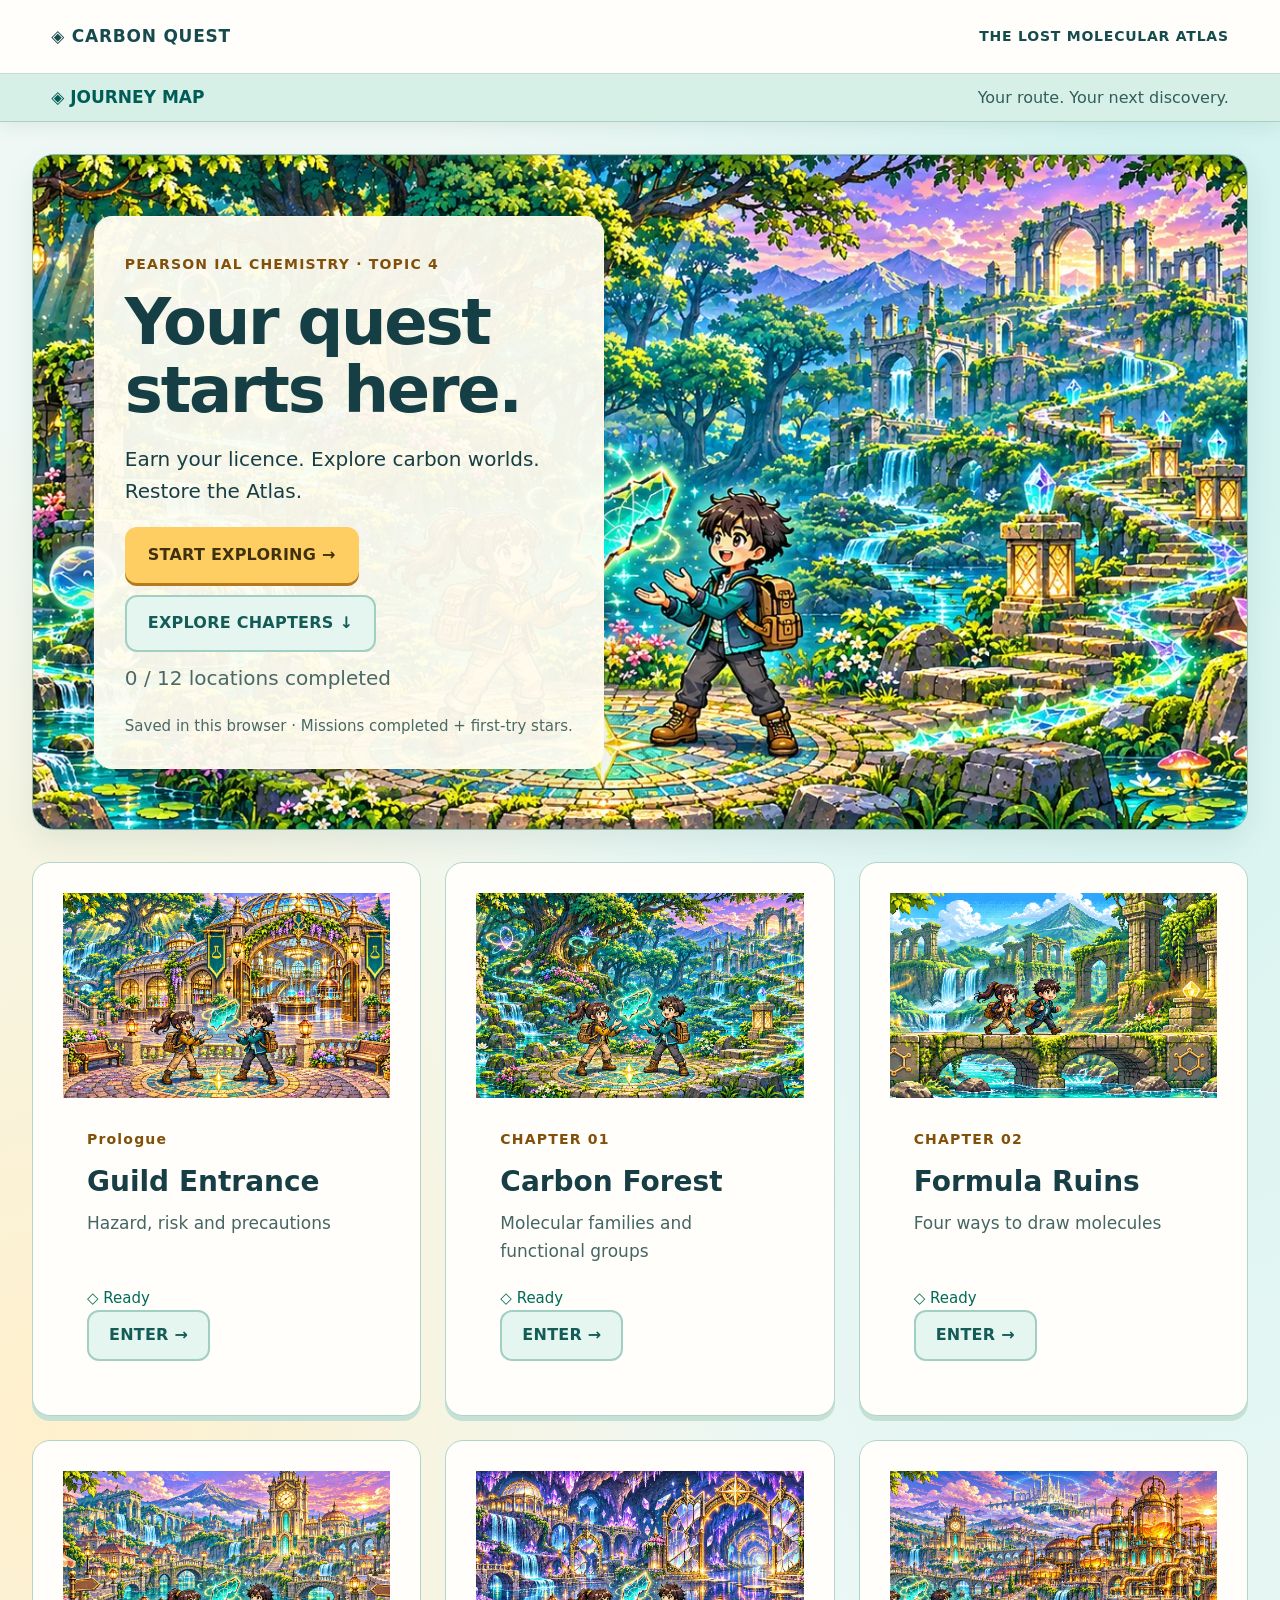
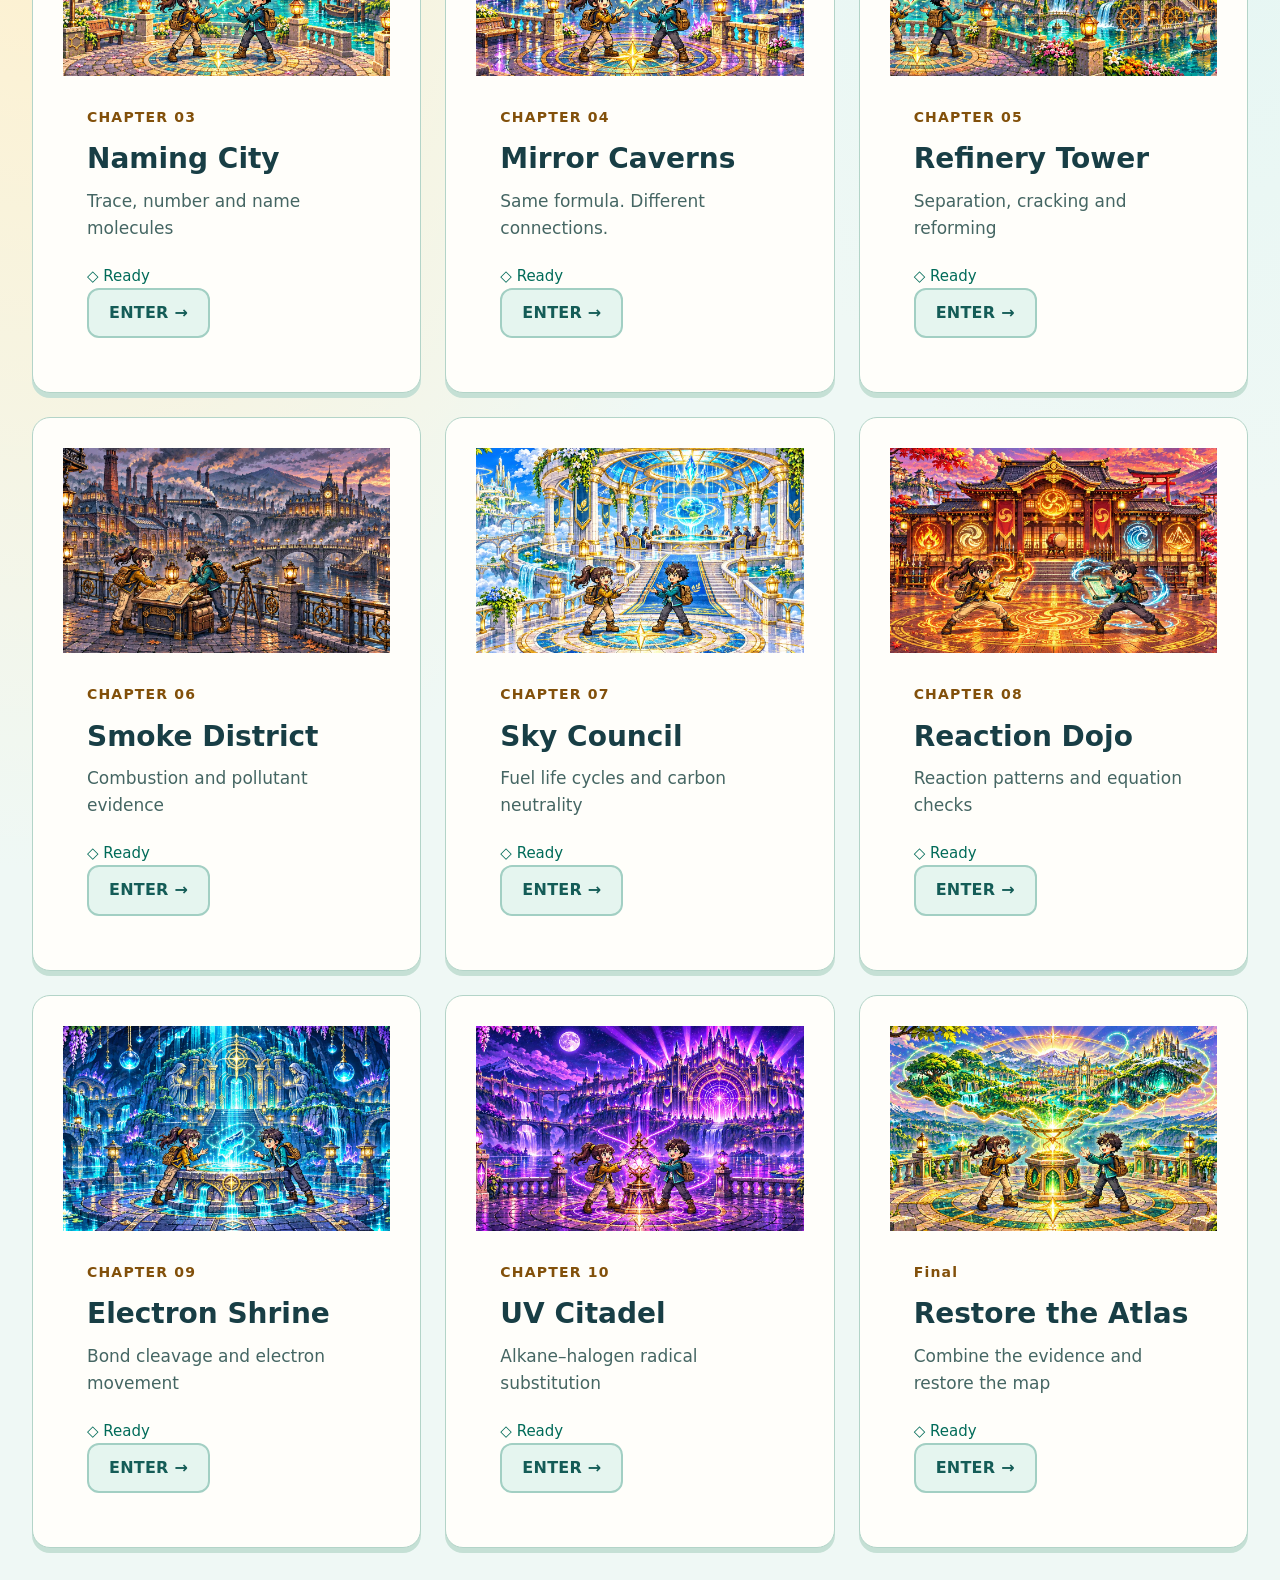
<file: index.html>
<!doctype html><html lang="en"><head><meta charset="utf-8"><meta name="viewport" content="width=device-width,initial-scale=1"><title>Carbon Quest · Journey Map</title><link rel="stylesheet" href="naming-city.css"><link rel="stylesheet" href="journey-common.css"><script src="cq-store.js"></script><style>.hub-hero{padding:40px;border-radius:16px;background:linear-gradient(90deg,#102b30f0,#102b3080),url(forest.webp) center/cover}.hub-hero p{max-width:570px}.chapter-grid{display:grid;grid-template-columns:repeat(3,minmax(0,1fr));gap:16px;margin-top:24px}.chapter-card{border:1px solid #557b70;border-radius:12px;overflow:hidden;background:#183b40}.chapter-card img{width:100%;height:130px;object-fit:cover}.chapter-card>div{padding:20px}.chapter-card h2{font-size:22px}.chapter-card p{font-size:14px;color:#c8ded4;min-height:48px}.chapter-card .button{font-size:12px}.status{font-size:12px;color:#ffd277}.hub-links{display:flex;gap:12px;flex-wrap:wrap}@media(max-width:850px){.chapter-grid{grid-template-columns:repeat(2,minmax(0,1fr))}}@media(max-width:520px){.chapter-grid{grid-template-columns:1fr}.hub-hero{padding:24px}}</style><link rel="stylesheet" href="quest-theme.css?v=daylight-1"></head><body><a class="skip-link" href="#content-main">Skip to chapters</a><header><span>◈ CARBON QUEST</span><span>THE LOST MOLECULAR ATLAS</span></header><main id="content-main"><section class="hub-hero"><div class="hub-copy"><span class="eyebrow">PEARSON IAL CHEMISTRY · TOPIC 4</span><h1>Your quest<br>starts here.</h1><p>Earn your licence. Explore carbon worlds. Restore the Atlas.</p><div class="hub-links"><a id="continue" class="button" href="origin.html">START AT THE GUILD →</a><a class="button quiet" href="#chapters">EXPLORE CHAPTERS ↓</a></div><p id="summary" class="subtle"></p><small>Saved in this browser · Missions completed + first-try stars.</small></div></section><section id="chapters" class="chapter-grid" aria-label="All chapters"></section></main><script src="hub.js?v=daylight-1"></script><script src="journey-common.js?v=daylight-1"></script></body></html>
</file>
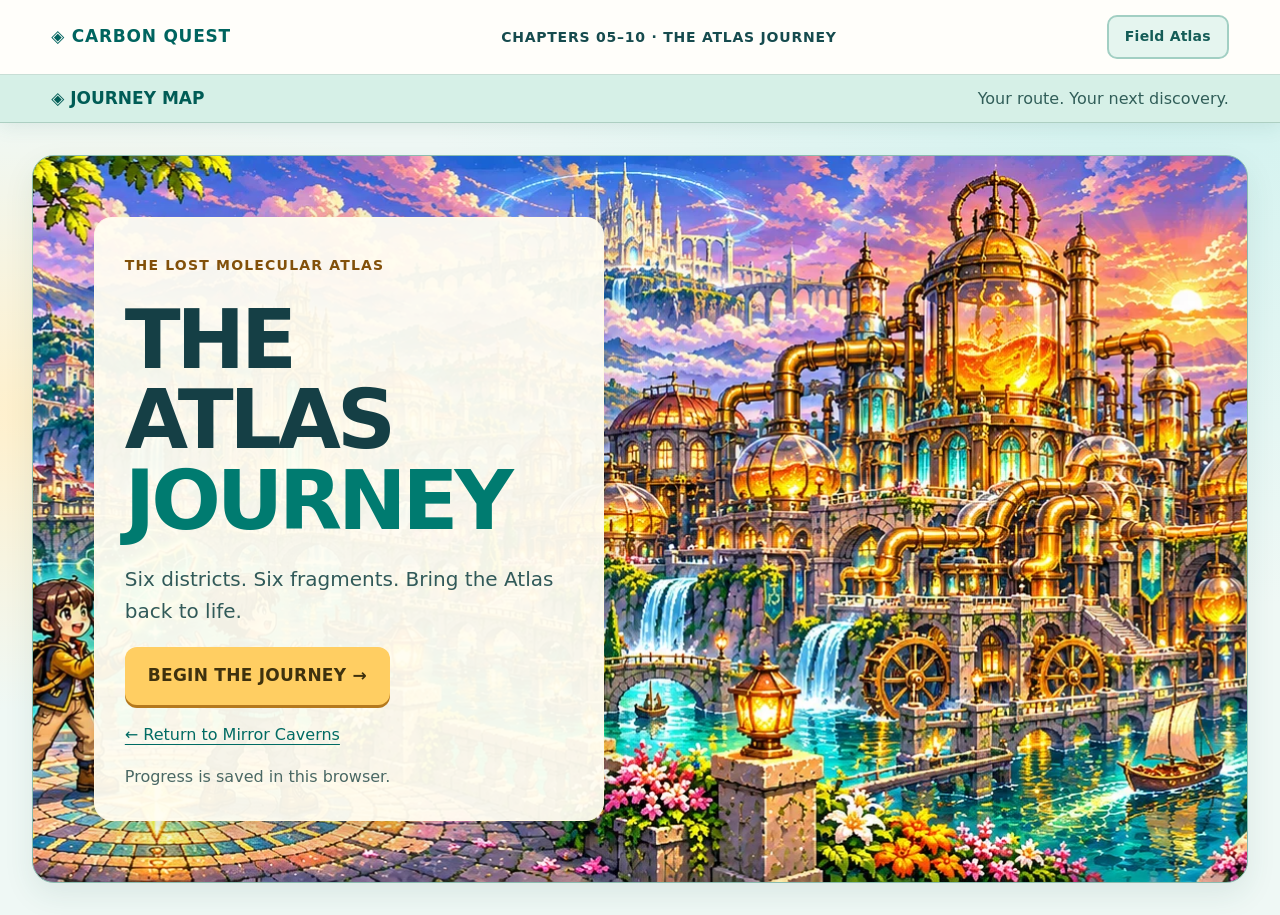
<file: atlas-journey.html>
<!doctype html><html lang="en"><head><meta charset="utf-8"><meta name="viewport" content="width=device-width,initial-scale=1"><meta name="theme-color" content="#d6f0e7"><title>Carbon Quest · The Atlas Journey</title><link rel="stylesheet" href="naming-city.css"><link rel="stylesheet" href="atlas-journey.css"><link rel="stylesheet" href="journey-common.css"><script src="cq-store.js"></script><link rel="stylesheet" href="quest-theme.css?v=daylight-1"></head><body><a class="skip-link" href="#content-main">Skip to learning content</a><header><a href="mirror-caverns.html">◈ CARBON QUEST</a><span>CHAPTERS 05–10 · THE ATLAS JOURNEY</span><button id="atlas" class="quiet">Field Atlas</button></header><main id="content-main"><section id="arrival" class="arrival"><div class="arrival-copy"><span class="eyebrow">THE LOST MOLECULAR ATLAS</span><h1>THE ATLAS<br><em>JOURNEY</em></h1><p>Six districts. Six fragments. Bring the Atlas back to life.</p><button id="enter">BEGIN THE JOURNEY →</button><a href="mirror-caverns.html">← Return to Mirror Caverns</a><small id="saved"></small></div></section><section id="game" hidden><div class="chapter-top"><div><span class="eyebrow" id="chapter-label"></span><h1 id="chapter-title"></h1></div><button class="quiet" id="map">JOURNEY MAP</button></div><div id="chapter-scene" class="chapter-scene" role="img" aria-label="Carbon Quest chapter scene"></div><div class="play-layout"><aside><div class="mini-city"></div><nav id="districts" aria-label="Journey chapters"></nav><div class="inventory"><span>ATLAS FRAGMENTS</span><p id="progress"></p><small>Fragments = chapters restored<br>Stars = first-try mastery</small></div></aside><article><div class="story"><div class="portrait"></div><div><b>EXPLORERS’ RADIO</b><p id="story"></p></div></div><details class="lesson" open><summary>FIELD BRIEF</summary><div id="lesson"></div></details><div id="explore"></div><div class="task-heading"><span class="eyebrow" id="count"></span><span id="kind"></span></div><h2 id="title" tabindex="-1"></h2><p id="prompt"></p><div id="workspace"></div><div id="feedback" role="status" aria-live="polite"></div><div class="actions"><button id="check">TEST THE SIGNAL →</button><button class="quiet" id="hint">HINT</button><button id="next" hidden>NEXT MISSION →</button></div></article></div></section><section id="complete" hidden><div class="victory-art"></div><span class="eyebrow">THE ATLAS RESTORED</span><h1>The journey<br>continues.</h1><p>The explorers reunite the fragments. From a single carbon chain to the movement of electrons, the Atlas is whole again.</p><div class="result-stats" id="results"></div><button id="review">REVISIT THE JOURNEY</button> <a class="button quiet" href="mirror-caverns.html">MIRROR CAVERNS</a></section></main><dialog id="notebook"><button class="quiet" id="close">CLOSE ×</button><h2>Field Atlas</h2><p><b>Refinery:</b> fractionation separates mixtures; cracking breaks large hydrocarbons; reforming rearranges molecules.</p><p><b>Air:</b> CO binds haemoglobin and reduces oxygen transport; SO₂ and NOₓ contribute to acidic rain. CO₂ contributes to climate change.</p><p><b>Fuel:</b> compare the whole life cycle, including extraction, processing, transport and use.</p><p><b>Radical:</b> a species with an unpaired electron, shown by a single dot. Homolytic bond breaking gives one electron to each atom.</p><p><b>Mechanism:</b> initiation generates radicals; propagation consumes and regenerates a radical; termination combines radicals. Use single-headed curly arrows for one-electron movement.</p><a href="https://qualifications.pearson.com/content/dam/pdf/International%20Advanced%20Level/Chemistry/2018/Specification-and-Sample-Assessment/International-A-Level-Chemistry-Spec.pdf" target="_blank" rel="noopener">Pearson IAL specification ↗</a></dialog><script src="atlas-data.js"></script><script src="atlas-journey.js?v=daylight-1"></script><script src="journey-common.js?v=daylight-1"></script></body></html>
</file>
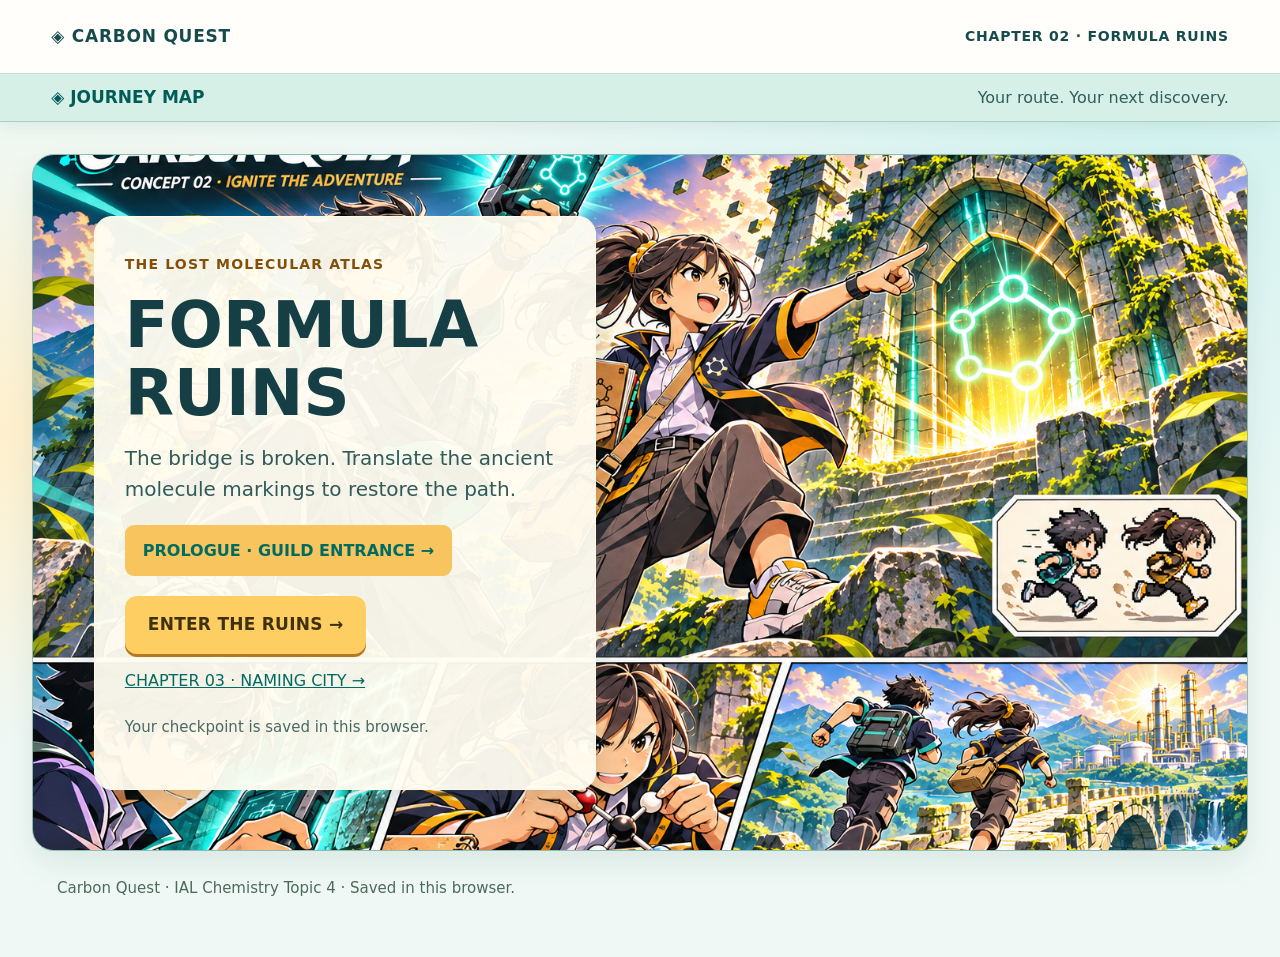
<file: formula-ruins.html>
<!doctype html><html lang="en"><head><meta name="viewport" content="width=device-width, initial-scale=1"><meta charset="utf-8"><title>Carbon Quest | Formula Ruins</title><style>*{box-sizing:border-box}body{margin:0;background:#0b171a;color:#eff9f1;font-family:system-ui}header{padding:17px 5%;display:flex;justify-content:space-between;border-bottom:1px solid #365c56;color:#9debd1;font-weight:800}main{max-width:1150px;margin:auto;padding:24px}button{cursor:pointer;border:0;border-radius:9px;padding:13px 18px;font-weight:800;background:#f7c45d;color:#17251e;font-size:15px}button:hover{filter:brightness(1.1)}.hero{min-height:420px;background:linear-gradient(90deg,#061615ee 0%,#061615a9 50%,#06161538),url(hero.png) center/cover;border-radius:18px;display:flex;align-items:center;padding:7%;box-shadow:0 14px 50px #0008}.hero>div{max-width:500px}.tag{color:#f7c45d;font-weight:900;letter-spacing:.14em;font-size:12px}h1{font-size:clamp(40px,7vw,72px);line-height:.95;margin:15px 0}h2{font-size:clamp(25px,4vw,40px);margin:10px 0}.lead{font-size:18px;line-height:1.55;color:#d4eee3}.layout{display:grid;grid-template-columns:220px 1fr;gap:20px;margin-top:25px}.map,.panel{background:#142923;border:1px solid #315448;border-radius:16px;padding:22px}.map h3{color:#f7c45d;font-size:13px;letter-spacing:.1em}.stop{padding:12px;border-radius:8px;color:#adcabf}.stop.active{background:#234b40;color:#fff;font-weight:bold}.stop.done{color:#83e9b5}.panel{min-height:430px}.bubble{border-left:4px solid #f7c45d;background:#203e34;padding:16px;border-radius:5px;line-height:1.5}.diagram{background:#f1f6e9;color:#132821;border-radius:12px;padding:24px;margin:20px 0;min-height:100px;display:grid;place-items:center;font:500 25px Arial,Helvetica,sans-serif;text-align:center;white-space:pre-wrap;overflow-wrap:anywhere;line-height:1.3}.diagram svg{display:block;width:min(100%,380px);height:auto}.diagram small{font:600 15px system-ui;display:block;margin-top:8px}.adventure{position:relative;border:2px solid #78c6a0;background:#182d24;border-radius:12px;overflow:hidden;margin-bottom:22px;box-shadow:0 6px 0 #0c1c17}.adventure-art{height:clamp(145px,24vw,220px);background-image:linear-gradient(0deg,rgba(6,24,20,.36),transparent 55%),url(ruins-pixel.png);background-position:center 57%;background-size:cover;image-rendering:auto}.adventure-bar{display:flex;align-items:center;justify-content:space-between;gap:10px;padding:10px 14px;background:#1b3c30;color:#e7f9de;font-size:13px}.adventure-bar strong{color:#ffe199;letter-spacing:.08em;font-size:11px}.quest-meter{display:flex;gap:4px}.quest-meter span{height:9px;width:15px;background:#547d68;border:1px solid #a4c5a6}.quest-meter span.lit{background:#ffd268;border-color:#ffeaaf;box-shadow:0 0 7px #e5be53}.quest-note{padding:10px 14px;background:#f3e8ca;color:#19332a;font-size:14px;font-weight:650;line-height:1.4}.quest-note b{color:#87601d}.scene-complete .adventure-art{filter:saturate(1.2) brightness(1.12)}@media(max-width:700px){.adventure-art{height:140px;background-position:48% 55%}.adventure-bar{font-size:11px}.quest-meter span{width:10px;height:8px}}.choices{display:grid;grid-template-columns:repeat(auto-fit,minmax(200px,1fr));gap:10px;margin:20px 0}.choice{background:#21473a;color:#fff;border:1px solid #4f806b;text-align:left;font-family:Arial,Helvetica,sans-serif;font-size:17px;overflow-wrap:anywhere}.feedback{min-height:32px;font-weight:700;line-height:1.5}.good{color:#92edb0}.bad{color:#ffd187}.muted{color:#b4cec1}.toolbar{display:flex;gap:10px;flex-wrap:wrap}.ghost{background:#284b41;color:#fff}.hidden{display:none}footer{padding:25px;color:#97b5a8;font-size:13px}@media(max-width:700px){.layout{grid-template-columns:1fr}.map{display:flex;overflow:auto;gap:8px;padding:8px}.map h3{display:none}.stop{white-space:nowrap}.hero{min-height:390px;background-position:62% center}.hero>div{max-width:290px}}</style><link rel="stylesheet" href="journey-common.css"><script src="cq-store.js"></script><link rel="stylesheet" href="quest-theme.css?v=daylight-1"></head><body><a class="skip-link" href="#content-main">Skip to learning content</a><header><span>◈ CARBON QUEST</span><span>CHAPTER 02 · FORMULA RUINS</span></header><main id="content-main"><section class="hero" id="intro"><div><span class="tag">THE LOST MOLECULAR ATLAS</span><h1>FORMULA<br>RUINS</h1><p class="lead">The bridge is broken. Translate the ancient molecule markings to restore the path.</p><p><a href="origin.html" style="display:inline-block;background:#f7c45d;color:#17251e;padding:13px 18px;border-radius:9px;font-weight:800;text-decoration:none">PROLOGUE · GUILD ENTRANCE →</a></p><button onclick="start()">ENTER THE RUINS →</button><p><a href="naming-city.html" style="color:#a7f3d0;font-size:14px">CHAPTER 03 · NAMING CITY →</a></p><p class="muted">Your checkpoint is saved in this browser.</p></div></section><div id="game" class="layout hidden"><aside class="map"><h3>THE EXPEDITION</h3><div id="map"></div></aside><section class="panel"><div class="adventure" id="adventure" aria-label="Pixel art scene of the student explorers travelling through Formula Ruins"><div class="adventure-art" role="img" aria-label="Two young explorers crossing a stone bridge in lush ancient ruins"></div><div class="adventure-bar"><strong>◆ EXPEDITION LOG</strong><span id="scene-location"></span><span class="quest-meter" id="quest-meter" aria-label="Bridge progress"></span></div><div class="quest-note" id="scene-note"></div></div><div id="content"></div></section></div><footer>Carbon Quest · IAL Chemistry Topic 4 · Saved in this browser.</footer></main><script>
const ethaneDiagram = `<svg viewBox="0 0 320 190" role="img" aria-label="Displayed formula of ethane. Two carbon atoms are joined by a single bond; each carbon is joined to three hydrogen atoms."><g stroke="#17372e" stroke-width="2.6" stroke-linecap="round"><line x1="131" y1="95" x2="189" y2="95"/><line x1="61" y1="95" x2="99" y2="95"/><line x1="221" y1="95" x2="259" y2="95"/><line x1="115" y1="48" x2="115" y2="77"/><line x1="205" y1="48" x2="205" y2="77"/><line x1="115" y1="113" x2="115" y2="142"/><line x1="205" y1="113" x2="205" y2="142"/></g><g fill="#132821"><path d="M792 1274Q558 1274 428.0 1123.5Q298 973 298 711Q298 452 433.5 294.5Q569 137 800 137Q1096 137 1245 430L1401 352Q1314 170 1156.5 75.0Q999 -20 791 -20Q578 -20 422.5 68.5Q267 157 185.5 321.5Q104 486 104 711Q104 1048 286.0 1239.0Q468 1430 790 1430Q1015 1430 1166.0 1342.0Q1317 1254 1388 1081L1207 1021Q1158 1144 1049.5 1209.0Q941 1274 792 1274Z" transform="translate(105.814 103.606) scale(0.01220703 -0.01220703)"/><path d="M792 1274Q558 1274 428.0 1123.5Q298 973 298 711Q298 452 433.5 294.5Q569 137 800 137Q1096 137 1245 430L1401 352Q1314 170 1156.5 75.0Q999 -20 791 -20Q578 -20 422.5 68.5Q267 157 185.5 321.5Q104 486 104 711Q104 1048 286.0 1239.0Q468 1430 790 1430Q1015 1430 1166.0 1342.0Q1317 1254 1388 1081L1207 1021Q1158 1144 1049.5 1209.0Q941 1274 792 1274Z" transform="translate(195.814 103.606) scale(0.01220703 -0.01220703)"/><path d="M1121 0V653H359V0H168V1409H359V813H1121V1409H1312V0Z" transform="translate(35.967 103.600) scale(0.01220703 -0.01220703)"/><path d="M1121 0V653H359V0H168V1409H359V813H1121V1409H1312V0Z" transform="translate(265.967 103.600) scale(0.01220703 -0.01220703)"/><path d="M1121 0V653H359V0H168V1409H359V813H1121V1409H1312V0Z" transform="translate(105.967 38.600) scale(0.01220703 -0.01220703)"/><path d="M1121 0V653H359V0H168V1409H359V813H1121V1409H1312V0Z" transform="translate(195.967 38.600) scale(0.01220703 -0.01220703)"/><path d="M1121 0V653H359V0H168V1409H359V813H1121V1409H1312V0Z" transform="translate(105.967 168.600) scale(0.01220703 -0.01220703)"/><path d="M1121 0V653H359V0H168V1409H359V813H1121V1409H1312V0Z" transform="translate(195.967 168.600) scale(0.01220703 -0.01220703)"/></g></svg>`;
const propaneSkeletal = `<svg viewBox="0 0 300 130" role="img" aria-label="Skeletal formula of propane: two connected line segments, with three carbon positions"><polyline points="35,100 150,28 265,100" fill="none" stroke="#173f35" stroke-width="2.6" stroke-linejoin="round" stroke-linecap="round"/></svg>`;
const butaneSkeletal = `<svg viewBox="0 0 360 130" role="img" aria-label="Skeletal formula of butane: three connected line segments, with four carbon positions"><polyline points="30,100 130,30 230,100 330,30" fill="none" stroke="#173f35" stroke-width="2.6" stroke-linejoin="round" stroke-linecap="round"/></svg>`;
const stages=['The Inscription','The Hidden Bonds','The Carbon Trail','Bridge Trials','The Final Gate'];let saved=CQStore.read('cq-ruins-v1'),s=Number.isInteger(saved.stage)?Math.max(0,Math.min(4,saved.stage)):0,q=saved.quiz||0,correct=saved.correct||0,first=true;const branchedSix = `<svg viewBox="0 0 360 180" role="img" aria-label="Branched skeletal formula with five carbon atoms in the longest chain and a methyl branch at the second carbon"><g fill="none" stroke="#173f35" stroke-width="2.6" stroke-linejoin="round" stroke-linecap="round"><polyline points="30,120 105,65 180,120 255,65 330,120"/><line x1="105" y1="65" x2="105" y2="12"/></g></svg>`;
const branchedEight = `<svg viewBox="0 0 440 180" role="img" aria-label="Branched alkane skeletal formula with a six-carbon backbone and methyl branches on the second and fourth carbons"><g fill="none" stroke="#173f35" stroke-width="2.6" stroke-linejoin="round" stroke-linecap="round"><polyline points="30,120 105,65 180,120 255,65 330,120 405,65"/><line x1="105" y1="65" x2="105" y2="12"/><line x1="255" y1="65" x2="255" y2="12"/></g></svg>`;
const decaneSkeletal = `<svg viewBox="0 0 480 130" role="img" aria-label="Skeletal formula of a straight-chain ten-carbon alkane, with nine connected carbon carbon bonds"><polyline points="15,100 65,30 115,100 165,30 215,100 265,30 315,100 365,30 415,100 465,30" fill="none" stroke="#173f35" stroke-width="2.6" stroke-linejoin="round" stroke-linecap="round"/></svg>`;
const quiz=[
{level:'I · FOUNDATION',a:'CH₃CH₂CH₃',question:'How many carbon atoms are in this structural formula?',options:['2','3','8'],answer:1,explain:'There are three carbon atoms: CH₃, CH₂ and CH₃.'},
{level:'I · FOUNDATION',a:ethaneDiagram,question:'Which structural formula represents this displayed formula?',options:['CH₃CH₃','CH₃CH₂CH₃','CH₄'],answer:0,explain:'Each carbon has three hydrogens and a C–C bond: CH₃CH₃.'},
{level:'II · EXPLORER',a:branchedSix,question:'How many carbon atoms are represented in this skeletal formula?',options:['5','6','7'],answer:1,explain:'The zigzag contains five carbon positions, and the branch end adds one more: six.'},
{level:'II · EXPLORER',a:'CH₃CH(CH₃)CH₂CH₃',question:'What is the molecular formula of this branched alkane?',options:['C₄H₁₀','C₅H₁₂','C₅H₁₀'],answer:1,explain:'Count the branch in parentheses: 5 carbon atoms and 3 + 1 + 3 + 2 + 3 = 12 hydrogens.'},
{level:'II · EXPLORER',a:branchedSix,question:'Which structural formula matches the skeletal structure?',options:['CH₃CH(CH₃)CH₂CH₂CH₃','CH₃CH₂CH₂CH₂CH₃','CH₃CH(CH₃)CH₂CH₃'],answer:0,explain:'The five-carbon backbone has a methyl branch on carbon 2: CH₃CH(CH₃)CH₂CH₂CH₃.'},
{level:'III · MASTER',a:branchedEight,question:'What is the molecular formula of this branched alkane?',options:['C₆H₁₄','C₈H₁₈','C₈H₁₆'],answer:1,explain:'There are six backbone carbons plus two branch carbons. It is acyclic and saturated: C₈H₁₈.'},
{level:'III · MASTER',a:'CH₃CH₂C(CH₃)₂CH₂CH₂CH₃',question:'How many carbon atoms are in this molecule?',options:['6','7','8'],answer:2,explain:'Six backbone carbons plus two methyl branch carbons give eight carbon atoms.'},
{level:'III · MASTER',a:decaneSkeletal,question:'This is an unbranched alkane. Which molecular formula fits its skeletal structure?',options:['C₉H₂₀','C₁₀H₂₂','C₁₀H₂₀'],answer:1,explain:'Count both ends and eight corners: ten carbon atoms. For an acyclic alkane CₙH₂ₙ₊₂, so C₁₀H₂₂.'},
{level:'III · MASTER',a:'CH₃CH₂CH(CH₃)CH₂CH(CH₃)CH₂CH₂CH₃',question:'Which molecular formula represents this branched alkane?',options:['C₈H₁₈','C₁₀H₂₂','C₁₀H₂₀'],answer:1,explain:'Eight carbons in the main chain plus two methyl branch carbons give ten. The acyclic alkane is C₁₀H₂₂.'}
];function save(){saved={...saved,stage:s,unlocked:Math.max(saved.unlocked||0,s),quiz:q,correct};CQStore.write('cq-ruins-v1',saved)}function start(){document.getElementById('intro').classList.add('hidden');document.getElementById('game').classList.remove('hidden');render()}function next(){s=Math.min(s+1,4);save();render()}function go(i){if(i<=Math.max(saved.unlocked||0,s)){s=i;save();render()}}function map(){document.getElementById('map').innerHTML=stages.map((x,i)=>`<button class="stop ${i===s?'active':i<s?'done':''}" onclick="go(${i})" ${i>Math.max(saved.unlocked||0,s)?'disabled':''}>${i<s?'✓':String(i+1).padStart(2,'0')} &nbsp; ${x}</button>`).join('')}function sceneUpdate(){const location=document.getElementById('scene-location'),note=document.getElementById('scene-note'),meter=document.getElementById('quest-meter');const stories=[['RUINS ENTRANCE','<b>EXPLORERS:</b> The Atlas fragment is beyond the broken bridge. Let’s decode the first inscription!'],['INSCRIPTION HALL','<b>EXPLORERS:</b> The wall shows every bond. Let’s examine the molecule together.'],['THE CARBON TRAIL','<b>EXPLORERS:</b> The symbols have faded! Follow each end and corner to find the hidden carbons.'],['BRIDGE OF TRIALS','<b>EXPLORERS:</b> Each correct answer repairs one stone. We can cross together!'],['ATLAS GATE','<b>EXPLORERS:</b> We’ve reached the gate. One final inscription stands between us and the Atlas!']];location.textContent=stories[s][0];note.innerHTML=stories[s][1];const progress=s<3?0:s===3?q:9;meter.innerHTML=Array.from({length:9},(_,i)=>`<span class="${i<progress?'lit':''}"></span>`).join('');meter.setAttribute('aria-label',`Bridge stones repaired: ${progress} of 9`);document.getElementById('adventure').classList.remove('scene-complete')}
function render(){map();sceneUpdate();let c=document.getElementById('content');if(s===0)c.innerHTML=`<span class="tag">MISSION 01 · DISCOVER</span><h2>One molecule, different views.</h2><div class="bubble">“Two inscriptions. One molecule. Can you read both?”</div><p>A <b>molecular formula</b> shows how many atoms of each element a molecule contains. A <b>structural formula</b> shows how atoms are grouped together.</p><div class="diagram">C₃H₈    ↔    CH₃CH₂CH₃</div><p>Both describe propane: three carbon atoms and eight hydrogen atoms.</p><button onclick="next()">OPEN THE NEXT ROOM →</button>`;if(s===1)c.innerHTML=`<span class="tag">MISSION 02 · EXAMINE</span><h2>Reveal every bond.</h2><div class="bubble">“Every bond is visible. Count four around each carbon.”</div><p>A <b>displayed formula</b> shows all atoms and all bonds. Carbon forms four covalent bonds.</p><div class="diagram">${ethaneDiagram}</div><p>This is ethane: its structural formula is <b>CH₃CH₃</b>. Each carbon makes three C–H bonds and one C–C bond.</p><button onclick="next()">FOLLOW THE CARBON TRAIL →</button>`;if(s===2)c.innerHTML=`<span class="tag">MISSION 03 · DECODE</span><h2>Read the hidden trail.</h2><div class="bubble">“The carbon letters have vanished! Every end and corner is a clue.”</div><p>In a <b>skeletal formula</b>, each line end and corner represents a carbon. Hydrogens attached to carbon are omitted; infer them so carbon has four bonds. Other atoms and their attached hydrogens are shown.</p><div class="diagram">${propaneSkeletal}<small>2 ends + 1 corner = 3 carbon atoms</small></div><p>For this unbranched alkane, the structure is <b>CH₃CH₂CH₃</b>.</p><button onclick="next()">REPAIR THE BRIDGE →</button>`;if(s===3){q=Math.max(0,Math.min(quiz.length-1,q));drawQ()}if(s===4)c.innerHTML=`<span class="tag">FINAL GATE · CHALLENGE</span><h2>Restore the atlas fragment.</h2><div class="bubble">“Decode the ten-carbon trail. Recover the Atlas fragment.”</div><div class="diagram">${decaneSkeletal}</div><p>Which structural formula matches this unbranched alkane?</p><div class="choices"><button class="choice" onclick="gate(false)">CH₃(CH₂)₇CH₃</button><button class="choice" onclick="gate(true)">CH₃(CH₂)₈CH₃</button><button class="choice" onclick="gate(false)">CH₃(CH₂)₈CH₂CH₃</button></div><div id="feedback" class="feedback"></div>`}function drawQ(){sceneUpdate();let x=quiz[q];document.getElementById('content').innerHTML=`<span class="tag">${x.level} · TRIAL ${q+1} / ${quiz.length}</span><h2>Restore the bridge</h2><div class="bubble">Foundation → Explorer → Master. Repair each stone.</div><div class="diagram">${x.a}</div><p>${x.question}</p><div class="choices">${x.options.map((o,i)=>`<button class="choice" onclick="answer(${i})">${o}</button>`).join('')}</div><div id="feedback" class="feedback" aria-live="polite"></div>`;first=true}function answer(i){let x=quiz[q],f=document.getElementById('feedback');if(i!==x.answer){first=false;f.className='feedback bad';f.textContent='Not yet. Count every carbon at line ends, corners and branches, or inside parentheses. Then try again.';return}if(first)correct++;f.className='feedback good';f.innerHTML='✓ '+x.explain+` <button onclick="advance()">${q===quiz.length-1?'OPEN FINAL GATE':'NEXT STONE'} →</button>`;document.querySelectorAll('.choice').forEach(b=>b.disabled=true)}function advance(){q++;save();if(q===quiz.length){CQStore.write('cq-score',{correct});next()}else drawQ()}function gate(ok){let f=document.getElementById('feedback');if(!ok){f.className='feedback bad';f.textContent='Count both ends and all eight corners; then count the CH₂ groups.';return}saved.complete=true;saved.stage=4;CQStore.write('cq-ruins-v1',saved);document.getElementById('adventure').classList.add('scene-complete');document.getElementById('scene-note').innerHTML='<b>EXPLORERS:</b> We did it! The Atlas fragment is ours — on to the next adventure!';f.className='feedback good';f.innerHTML='✓ Ten carbons: two terminal CH₃ groups and eight CH₂ groups. The gate opens!<br><br>ATLAS FRAGMENT RECOVERED · Bridge first-try score: '+(CQStore.read('cq-score').correct??correct)+'/'+quiz.length+'<br><br><a href="naming-city.html" style="display:inline-block;background:#f7c45d;color:#17251e;padding:13px 18px;border-radius:9px;text-decoration:none">CONTINUE TO NAMING CITY →</a> <button onclick="replay()">REPLAY THE CHAPTER</button>'}function replay(){s=0;q=0;correct=0;save();render()}</script><script src="journey-common.js?v=daylight-1"></script></body></html>
</file>
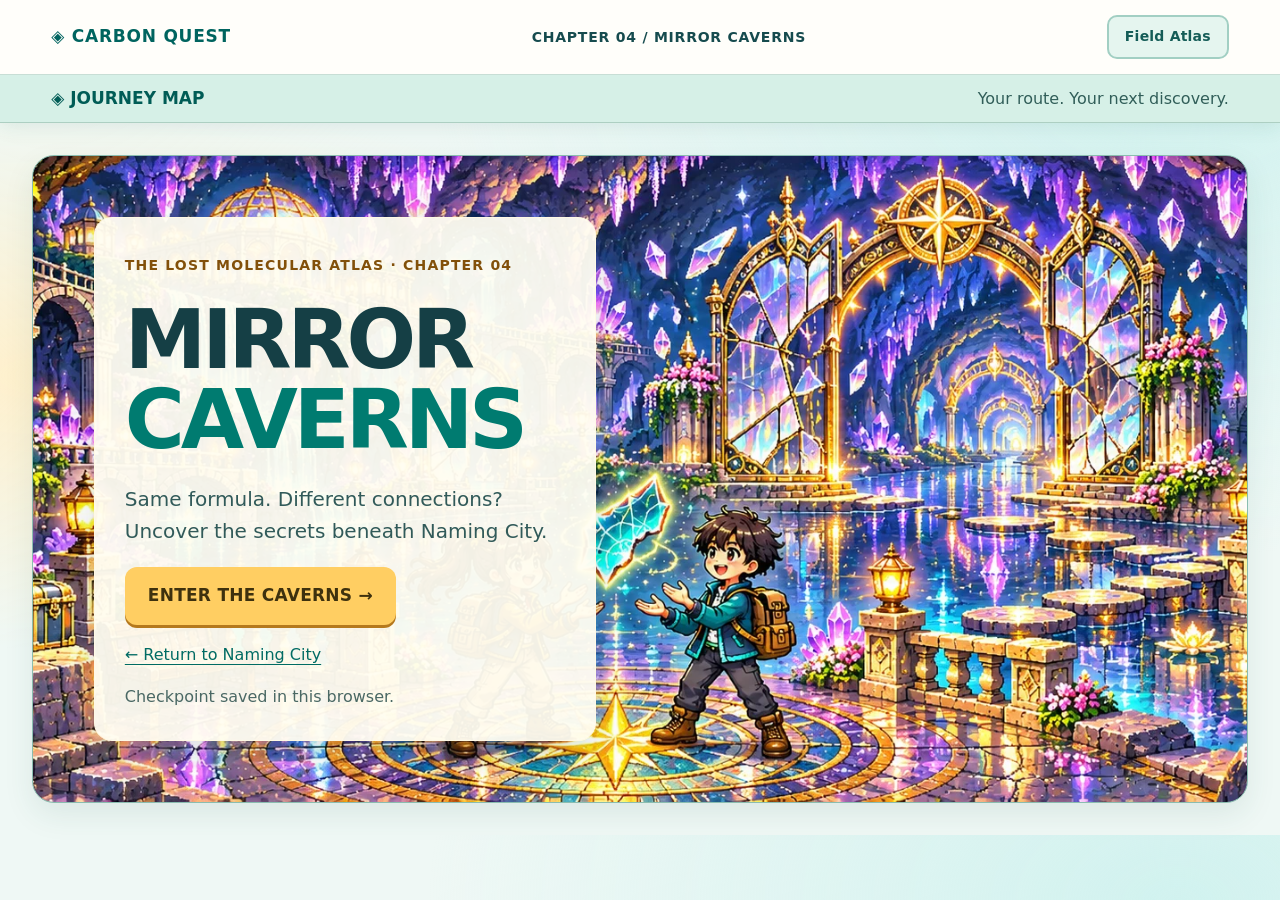
<file: mirror-caverns.html>
<!doctype html><html lang="en"><head><meta charset="utf-8"><meta name="viewport" content="width=device-width,initial-scale=1"><meta name="theme-color" content="#d6f0e7"><title>Carbon Quest · Mirror Caverns</title><link rel="stylesheet" href="naming-city.css"><link rel="stylesheet" href="mirror-caverns.css"><link rel="stylesheet" href="journey-common.css"><script src="cq-store.js"></script><link rel="stylesheet" href="quest-theme.css?v=daylight-1"></head><body><a class="skip-link" href="#content-main">Skip to learning content</a><header><a href="naming-city.html">◈ CARBON QUEST</a><span>CHAPTER 04 / MIRROR CAVERNS</span><button class="quiet" id="atlas">Field Atlas</button></header><main id="content-main"><section class="arrival" id="arrival"><div class="arrival-copy"><span class="eyebrow">THE LOST MOLECULAR ATLAS · CHAPTER 04</span><h1>MIRROR<br><em>CAVERNS</em></h1><p>Same formula. Different connections? Uncover the secrets beneath Naming City.</p><button id="enter">ENTER THE CAVERNS →</button><a href="naming-city.html">← Return to Naming City</a><small id="saved"></small></div></section><section id="game" hidden><div class="chapter-top"><div><span class="eyebrow" id="section-tag"></span><h1 id="area"></h1></div><button class="quiet" id="showmap">CAVERN MAP</button></div><div class="play-layout"><aside><div class="mini-city"></div><nav id="districts" aria-label="Cavern stages"></nav><div class="inventory"><span>MIRROR SHARDS</span><p id="progress"></p><small>Shards = missions restored<br>Stars = first-try mastery</small></div></aside><article><div class="story"><div class="portrait"></div><div><b>EXPLORERS’ RADIO</b><p id="story"></p></div></div><details class="lesson" open><summary>FIELD BRIEF</summary><p id="lesson"></p></details><div class="task-heading"><span class="eyebrow" id="count"></span><span id="kind"></span></div><h2 id="title" tabindex="-1"></h2><p id="prompt"></p><div id="workspace"></div><div id="feedback" role="status" aria-live="polite"></div><div class="actions"><button id="check">CHECK →</button><button class="quiet" id="hint">HINT</button><button id="next" hidden>NEXT MISSION →</button></div></article></div></section><section id="complete" hidden><div class="victory-art"></div><span class="eyebrow">MIRROR HEART RESTORED</span><h1>One formula.<br>Many paths.</h1><p>The explorers recover the <b>Isomer Lens</b>. The Naming Compass now points towards Refinery Tower.</p><div class="result-stats" id="results"></div><button id="review">REVISIT THE CAVERNS</button> <a class="button quiet" href="naming-city.html">NAMING CITY</a><p><a class="button" href="atlas-journey.html">CONTINUE TO REFINERY TOWER →</a></p></section></main><dialog id="notebook"><button class="quiet" id="close">CLOSE ×</button><h2>Isomer field atlas</h2><p><b>Structural isomers:</b> same molecular formula, different connectivity of atoms.</p><p>Rotating, reflecting or redrawing a structure does not change its connectivity. Compare bonds, not the direction of lines.</p><p>Acyclic alkane: C<sub>n</sub>H<sub>2n+2</sub>. Monocyclic cycloalkane: C<sub>n</sub>H<sub>2n</sub>. Each carbon has four bonds in total; omitted hydrogens complete its valence.</p><p>Find the longest chain or parent ring before naming. These missions practise structural isomerism with the complete acyclic alkane sets through six carbons and selected cycloalkane examples through six carbons. Pearson IAL 4.10–4.11 also requires drawing and naming other cycloalkane isomers through C₆; the ring examples here are not a complete set.</p><a href="https://qualifications.pearson.com/content/dam/pdf/International%20Advanced%20Level/Chemistry/2018/Specification-and-Sample-Assessment/International-A-Level-Chemistry-Spec.pdf" target="_blank" rel="noopener">Pearson specification ↗</a></dialog><script src="mirror-caverns.js?v=daylight-1"></script><script src="journey-common.js?v=daylight-1"></script></body></html>
</file>
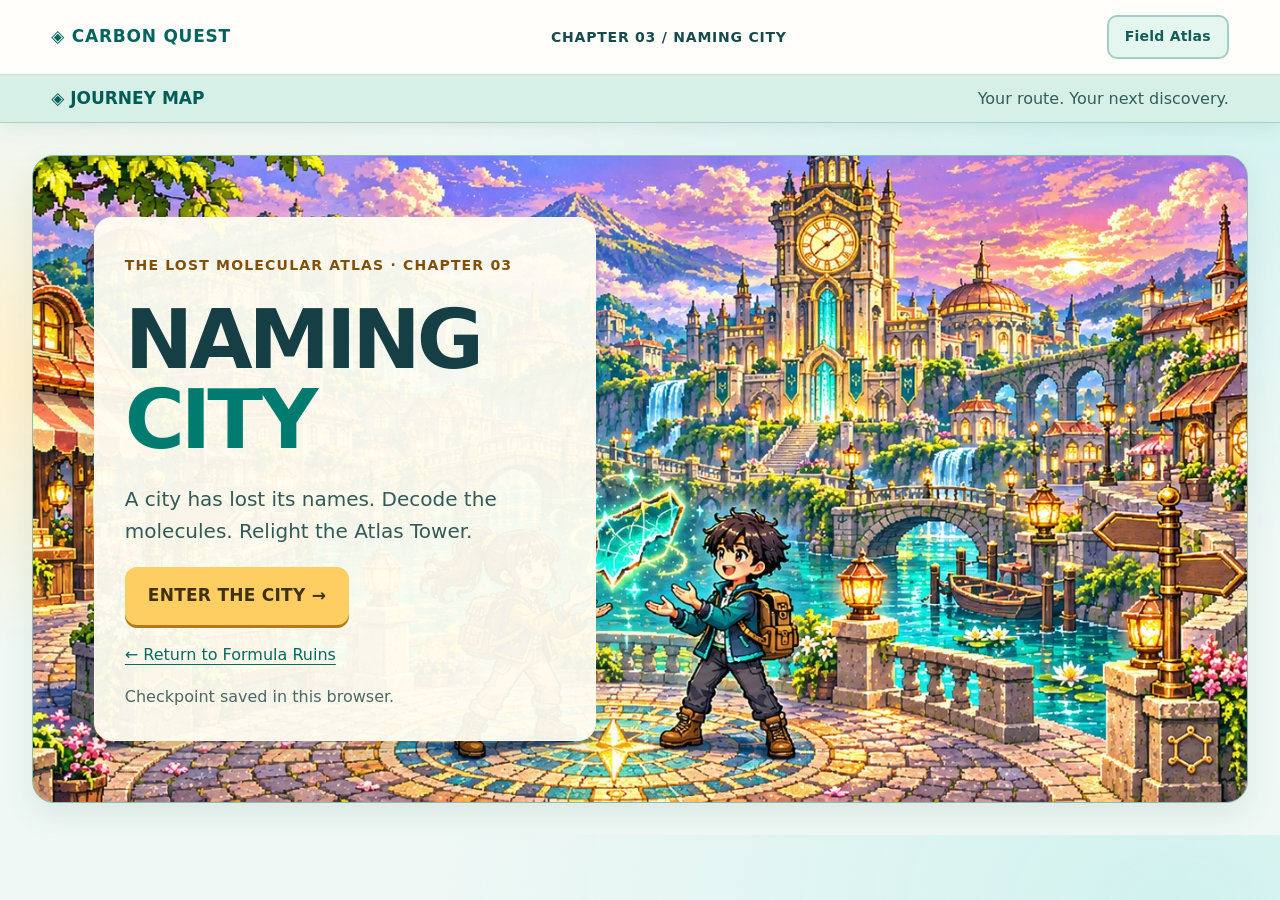
<file: naming-city.html>
<!doctype html>
<html lang="en"><head><meta charset="utf-8"><meta name="viewport" content="width=device-width,initial-scale=1"><meta name="theme-color" content="#d6f0e7"><title>Carbon Quest · Naming City</title><link rel="stylesheet" href="naming-city.css"><link rel="stylesheet" href="journey-common.css"><script src="cq-store.js"></script><link rel="stylesheet" href="quest-theme.css?v=daylight-1"></head><body><a class="skip-link" href="#content-main">Skip to learning content</a>
<header><a href="formula-ruins.html">◈ CARBON QUEST</a><span>CHAPTER 03 / NAMING CITY</span><button id="atlas" class="quiet">Field Atlas</button></header>
<main id="content-main"><section id="arrival" class="arrival"><div class="arrival-copy"><span class="eyebrow">THE LOST MOLECULAR ATLAS · CHAPTER 03</span><h1>NAMING<br><em>CITY</em></h1><p>A city has lost its names. Decode the molecules. Relight the Atlas Tower.</p><button id="enter">ENTER THE CITY →</button><a href="formula-ruins.html">← Return to Formula Ruins</a><small id="arrival-progress">Checkpoint saved in this browser.</small></div></section>
<section id="expedition" hidden><div class="chapter-top"><div><span class="eyebrow" id="district-label"></span><h1 id="district-title"></h1></div><button class="quiet" id="city-map">CITY MAP</button></div>
<div class="play-layout"><aside><div class="mini-city" role="img" aria-label="The explorers in Naming City"></div><nav id="districts" aria-label="City districts"></nav><div class="inventory"><span>ATLAS TOWER</span><div id="beacons"></div><p id="progress"></p><small>Lanterns = missions finished<br>Stars = first-try mastery</small></div></aside>
<article id="mission"><div class="story"><div class="portrait" role="img" aria-label="The two student explorers"></div><div><b>EXPLORERS’ RADIO</b><p id="dialogue"></p></div></div><div id="lesson"></div><div class="task-heading"><span class="eyebrow" id="task-count"></span><span id="task-skill"></span></div><h2 id="task-title" tabindex="-1"></h2><p id="instruction"></p><div id="workspace"></div><div class="controls" id="tools"></div><div id="feedback" role="status" aria-live="polite"></div><div class="actions"><button id="check">RESTORE ADDRESS →</button><button class="quiet" id="hint">HINT</button><button id="next" hidden>NEXT MISSION →</button></div></article></div></section>
<section id="map-screen" hidden><span class="eyebrow">EXPEDITION MAP</span><h1>Relight Naming City</h1><p>Restore each district to power the tower. Tap an unlocked district to travel.</p><div class="city-panorama"><div id="map-lanterns"></div></div><div class="district-cards" id="map-cards"></div><button id="resume">RETURN TO MISSION →</button></section>
<section id="complete" hidden><div class="victory-art"></div><span class="eyebrow">ATLAS TOWER RESTORED</span><h1>A name for<br>every molecule.</h1><p>The city lights return. Your explorers recover the <b>Naming Compass</b>.</p><div id="results"></div><p>The compass points towards <b>Mirror Caverns</b>: can one molecular formula hide different structures?</p><p><a class="button" href="mirror-caverns.html">CONTINUE TO MIRROR CAVERNS →</a></p><button id="review">REVISIT THE CITY</button> <a class="button quiet" href="formula-ruins.html">FORMULA RUINS</a></section>
</main><dialog id="notebook"><button id="close-atlas" class="quiet">CLOSE ×</button><span class="eyebrow">FIELD ATLAS</span><h2>Your naming toolkit</h2><p><b>1. Parent:</b> find the longest continuous carbon chain.</p><p><b>2. Number:</b> choose the lowest branch locants; compare at the first difference, not the sum.</p><p><b>3. Branch:</b> one carbon = methyl; two = ethyl.</p><p><b>4. Assemble:</b> numbers + branches + parent. Commas separate numbers; hyphens separate numbers and words.</p><p>Use di-, tri- or tetra- for repeated branches. Alphabetise different branches, ignoring these multiplying prefixes.</p><div id="prefix-table"></div><p><b>Ring:</b> use cyclo- when a ring is the parent, e.g. cyclohexane. A single branch needs no locant on a simple ring.</p><p><b>Skeletal reminder:</b> every end and corner is carbon. Carbon-bound hydrogens are omitted.</p><small>Pearson IAL 2018 · 4.5, with naming practice supporting 4.9–4.11. Prefixes through C₁₀; alkane/cycloalkane isomer enumeration through C₆ belongs to the next chapter.</small><a href="https://qualifications.pearson.com/content/dam/pdf/International%20Advanced%20Level/Chemistry/2018/Specification-and-Sample-Assessment/International-A-Level-Chemistry-Spec.pdf" target="_blank" rel="noopener">Official specification ↗</a></dialog>
<script src="naming-city.js"></script><script src="journey-common.js?v=daylight-1"></script></body></html>
</file>
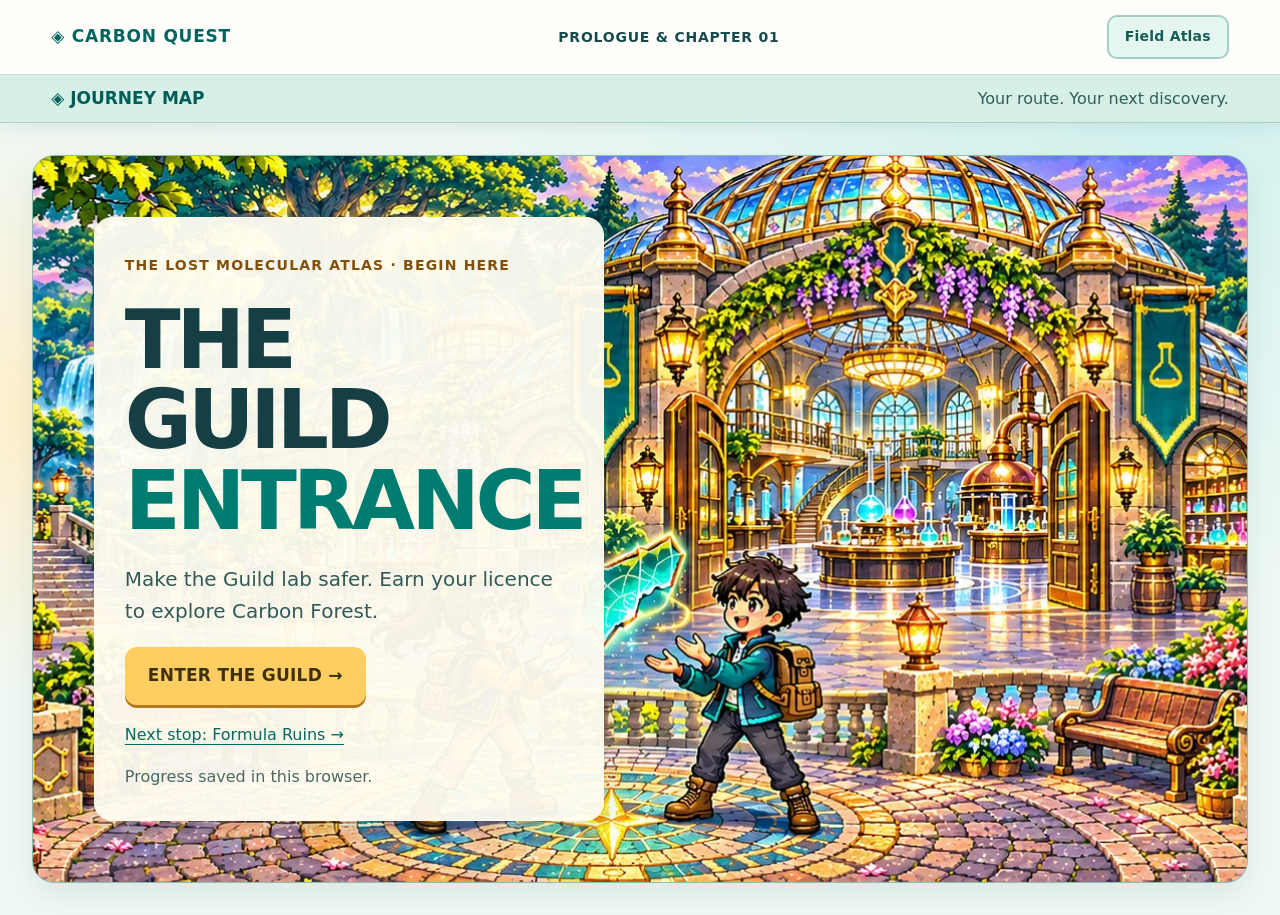
<file: origin.html>
<!doctype html><html lang="en"><head><meta charset="utf-8"><meta name="viewport" content="width=device-width,initial-scale=1"><meta name="theme-color" content="#d6f0e7"><title>Carbon Quest · Guild Entrance & Carbon Forest</title><link rel="stylesheet" href="naming-city.css"><link rel="stylesheet" href="origin.css"><link rel="stylesheet" href="journey-common.css"><script src="cq-store.js"></script><link rel="stylesheet" href="quest-theme.css?v=daylight-1"></head><body><a class="skip-link" href="#content-main">Skip to learning content</a><header><a href="formula-ruins.html">◈ CARBON QUEST</a><span>PROLOGUE & CHAPTER 01</span><button id="atlas" class="quiet">Field Atlas</button></header><main id="content-main"><section class="arrival" id="arrival"><div class="arrival-copy"><span class="eyebrow">THE LOST MOLECULAR ATLAS · BEGIN HERE</span><h1>THE GUILD<br><em>ENTRANCE</em></h1><p>Make the Guild lab safer. Earn your licence to explore Carbon Forest.</p><button id="enter">ENTER THE GUILD →</button><a href="formula-ruins.html">Next stop: Formula Ruins →</a><small id="saved"></small></div></section><section id="game" hidden><div class="chapter-top"><div><span class="eyebrow" id="label"></span><h1 id="location"></h1></div><button class="quiet" id="map">EXPEDITION MAP</button></div><div class="play-layout"><aside><div class="scene-mini" id="mini"></div><nav id="stages" aria-label="Expedition stages"></nav><div class="inventory"><span>GUILD RECORD</span><p id="progress"></p><small>Badges = missions restored<br>Stars = first-try mastery</small></div></aside><article><div class="story"><div class="portrait"></div><div><b>EXPLORERS’ RADIO</b><p id="story"></p></div></div><details class="lesson" open><summary>FIELD BRIEF</summary><p id="lesson"></p></details><div class="task-heading"><span class="eyebrow" id="count"></span><span id="kind"></span></div><h2 id="title" tabindex="-1"></h2><p id="prompt"></p><div id="workspace"></div><div id="feedback" role="status" aria-live="polite"></div><div class="actions"><button id="check">CHECK →</button><button id="hint" class="quiet">HINT</button><button id="next" hidden>NEXT MISSION →</button></div></article></div></section><section id="complete" hidden><div class="victory-art"></div><span class="eyebrow">FOREST FRAGMENT RECOVERED</span><h1>The path<br>is open.</h1><p>Your expedition licence and Forest Fragment guide the explorers towards Formula Ruins.</p><div class="result-stats" id="results"></div><a class="button" href="formula-ruins.html">CONTINUE TO FORMULA RUINS →</a> <button class="quiet" id="review">REVISIT THE GUILD</button></section></main><dialog id="notebook"><button id="close" class="quiet">CLOSE ×</button><h2>Field Atlas</h2><p><b>Hazard:</b> the potential to cause harm. <b>Risk:</b> the likelihood of harm and its severity in the particular circumstances.</p><p>A risk assessment considers the material, amount, exposure and controls. Reduce risk by using less, suitable containment or ventilation, removing ignition sources, protective equipment and, where suitable, a less hazardous alternative. Controls reduce risk; they do not change the substance’s inherent hazard.</p><p>A <b>homologous series</b> has the same functional group and general formula; successive members differ by CH₂, have similar chemical properties and show a trend in physical properties.</p><p>Alkanes and cycloalkanes are saturated hydrocarbons. Acyclic alkanes have C<sub>n</sub>H<sub>2n+2</sub>; monocyclic cycloalkanes have C<sub>n</sub>H<sub>2n</sub>.</p><a href="https://qualifications.pearson.com/content/dam/pdf/International%20Advanced%20Level/Chemistry/2018/Specification-and-Sample-Assessment/International-A-Level-Chemistry-Spec.pdf" target="_blank" rel="noopener">Pearson IAL specification ↗</a></dialog><script src="origin.js?v=daylight-1"></script><script src="journey-common.js?v=daylight-1"></script></body></html>
</file>
<file: naming-city.css>
:root{--bg:#0a2027;--panel:#12353b;--edge:#32616a;--gold:#ffd277;--mint:#a7f3d0;--ink:#142c34;--paper:#fbf7e9}*{box-sizing:border-box}body{margin:0;background:radial-gradient(ellipse at 80% 0%,#234c52,transparent 60%),var(--bg);color:#f4f9f3;font:16px/1.6 system-ui,-apple-system,sans-serif}button,a,input,select{touch-action:manipulation}button,.button{font:800 13px/1.4 system-ui;letter-spacing:.035em;border:1px solid #ffe5a1;border-radius:7px;padding:14px 20px;color:#21343b;background:var(--gold);cursor:pointer;display:inline-block;text-decoration:none}button:disabled{opacity:.45;cursor:default}button:hover:enabled,.button:hover{filter:brightness(1.1)}button:focus-visible,a:focus-visible,input:focus-visible,select:focus-visible,summary:focus-visible{outline:3px solid #fff;outline-offset:4px}.quiet{color:#d0eee5;background:#1e4850;border-color:#4c7b80}a{color:var(--mint);text-underline-offset:4px}header{padding:18px 4%;border-bottom:1px solid var(--edge);display:flex;align-items:center;justify-content:space-between;gap:16px;font-size:11px;font-weight:800;letter-spacing:.08em}header a{text-decoration:none;color:#d4f5e7}header button{padding:8px 12px;font-size:11px}main{max-width:1260px;margin:auto;padding:28px}.eyebrow{font-size:11px;letter-spacing:.15em;color:var(--gold);font-weight:850}h1{font-size:clamp(36px,5vw,58px);line-height:1.05;letter-spacing:-.035em;margin:12px 0 20px}h2{font-size:clamp(25px,3vw,34px);line-height:1.2;margin:16px 0}p{margin:10px 0 18px}small,.subtle{color:#b1cecb;font-size:12px}button[hidden],[hidden]{display:none!important}.arrival{position:relative;overflow:hidden;min-height:620px;border:1px solid #628679;border-radius:16px;background:linear-gradient(90deg,#09232bf5,#09232bbd 36%,#09232b10 75%),url(naming-city.webp) center/cover;display:flex;align-items:center;padding:7%}.arrival-copy{max-width:430px}.arrival h1{font-size:clamp(58px,8vw,98px);line-height:.9;letter-spacing:-.05em;margin:28px 0}.arrival h1 em{font-style:normal;color:var(--gold)}.arrival p{max-width:350px;font-size:18px;color:#dfede6}.arrival a,.arrival small{display:block;margin-top:17px}.arrival a{font-size:13px}.chapter-top{display:flex;justify-content:space-between;align-items:center;gap:20px}.chapter-top h1{font-size:36px}.play-layout{display:grid;grid-template-columns:230px 1fr;gap:24px}aside{border:1px solid var(--edge);background:#113039;border-radius:12px;overflow:hidden;align-self:start}.mini-city{height:130px;background:url(naming-city.webp) center 64%/cover}.district-link{border:0;border-bottom:1px solid #315159;border-radius:0;display:flex;gap:12px;width:100%;background:transparent;color:#c5dcd7;text-align:left;padding:15px;font-size:12px;letter-spacing:0}.district-link.active{background:#23535a;border-left:4px solid var(--gold);color:#fff}.district-link.done{color:var(--mint)}.district-link span{color:var(--gold)}.inventory{padding:18px;font-size:12px}.inventory>span{letter-spacing:.15em;color:var(--gold);font-size:10px}#beacons{display:flex;gap:8px;margin:14px 0}.beacon{height:20px;width:18px;border:2px solid #679384;background:#264c4b}.beacon.lit{background:var(--gold);border-color:#fff2be;box-shadow:0 0 12px #f1c55a70}.inventory p{margin:5px 0}.inventory small{font-size:11px}article{padding:26px;border:1px solid var(--edge);border-radius:12px;background:linear-gradient(145deg,#163b42,#102e35);min-width:0}.story{display:flex;gap:16px;align-items:center;margin:-26px -26px 22px;padding:15px 25px;background:#21494b;border-bottom:1px solid #477476;border-radius:12px 12px 0 0}.story b{font-size:10px;letter-spacing:.12em;color:var(--gold)}.story p{margin:4px 0;font-size:14px;line-height:1.4}.portrait{flex:0 0 70px;width:70px;height:70px;border-radius:8px;border:1px solid #7a9e89;background:url(ruins-pixel.png) 45% 64%/540% auto;image-rendering:pixelated}.lesson{background:#23474b;border-left:3px solid var(--gold);padding:12px 16px;border-radius:4px;margin-bottom:24px;font-size:14px}.lesson summary{cursor:pointer;font-weight:750;color:var(--gold)}.lesson p{margin:10px 0 0}.task-heading{display:flex;justify-content:space-between;gap:12px;align-items:center}.task-heading>span:last-child{font-size:11px;color:#b7d6cc}#instruction{color:#c9ded6;max-width:670px}.chem-board{background:var(--paper);border-radius:10px;color:var(--ink);border:1px solid #dad5c5;padding:16px;margin:18px 0;min-height:150px;position:relative}.chem-board svg{width:100%;max-height:260px;display:block;overflow:visible}.chem-board .caption{font-size:12px;text-align:center;color:#566567;margin:6px 0 0}.bond{stroke:#162e34;stroke-width:2.2;stroke-linecap:round;fill:none}.bond.selected{stroke:#098575;stroke-width:6}.atom-target{fill:#fffaf0;stroke:#87999b;stroke-width:1.5;cursor:pointer}.atom-target.selected{fill:#b4eedc;stroke:#08796d;stroke-width:3}.atom-hit:focus .atom-target{stroke:#c77800;stroke-width:4}.carbon-index{font:12px Arial;fill:#536c71;pointer-events:none}.locant{font:700 16px Arial;fill:#8d5600;paint-order:stroke;stroke:#fbf7e9;stroke-width:5;stroke-linejoin:round}.formula{font:24px Arial,sans-serif;text-align:center;margin:26px 0}.formula sub{font-size:65%}.input-label{display:block;font-size:12px;letter-spacing:.05em;color:#c3ded4;margin:12px 0 7px}input,select{font:18px Arial,sans-serif;padding:14px;border-radius:7px;border:2px solid #7da79c;background:var(--paper);color:var(--ink);width:100%}.answer-input{max-width:500px}.controls{display:flex;gap:10px;flex-wrap:wrap;align-items:center;margin:15px 0}.token{padding:9px 12px;background:#244d52;border-color:#62887d;color:#eff9e7;letter-spacing:0}.actions{display:flex;gap:10px;flex-wrap:wrap;margin-top:20px}#feedback{font-size:15px;line-height:1.5;margin-top:14px;border-radius:6px}#feedback:not(:empty){padding:15px;background:#233f43;border-left:3px solid var(--gold)}#feedback.good{color:#b7f7cf;border-color:#8decba}#feedback.bad{color:#ffe0a3}.selection-readout{color:#3e625b;font-size:13px;text-align:center;min-height:25px}.prefix-grid{display:grid;grid-template-columns:repeat(5,1fr);gap:7px}.prefix-cell{background:#20464a;border:1px solid #527870;padding:10px;border-radius:5px;text-align:center;font-size:13px}.prefix-cell b{display:block;color:var(--gold)}.choice-grid{display:grid;grid-template-columns:repeat(2,1fr);gap:10px;margin:15px 0}.choice-grid button{background:#244d52;color:#fff;border-color:#68958b}.choice-grid button.chosen{background:#3d6a61;outline:2px solid var(--gold)}.name-target{font-size:23px;color:var(--gold);font-weight:800;padding:15px;border:1px dashed #8fa087;border-radius:7px;text-align:center}.build-buttons{display:flex;gap:8px;flex-wrap:wrap}.build-spot{padding:10px 14px}.build-spot.added{background:var(--mint)}.builder-caption{font-size:13px;color:#c8ded6}.city-panorama,.victory-art{background:url(naming-city.webp) center/cover;border:1px solid #597a78;border-radius:12px;height:330px;position:relative}.map-pin{position:absolute;transform:translate(-50%,-50%);border:2px solid #eed799;background:#14393ce8;color:#f5f9dd;box-shadow:0 3px 0 #061e26;font-size:13px;padding:10px 14px}.map-pin.done{background:#d6a24e;color:#142c32;box-shadow:0 0 22px #ffdb71}.district-cards{display:grid;grid-template-columns:repeat(3,1fr);gap:14px;margin:20px 0}.district-card{padding:20px;border:1px solid #4a7375;background:#163d44;border-radius:9px}.district-card button{margin-top:8px}.district-card p{font-size:13px;color:#b9d2c8}.district-card h3{font-size:17px}.victory-art{height:260px;margin-bottom:30px}#complete{max-width:860px;margin:auto;text-align:center}#complete h1{font-size:56px}.result-stats{display:grid;grid-template-columns:repeat(3,1fr);gap:12px;margin:30px 0}.stat{padding:18px;background:#20434a;border:1px solid #52796e;border-radius:8px}.stat strong{display:block;font-size:28px;color:var(--gold)}dialog{background:#14353d;color:#f5f9f1;border:1px solid #81a697;border-radius:12px;max-width:690px;width:calc(100% - 30px);max-height:88vh;padding:28px}dialog::backdrop{background:#00131bd9}dialog>button{float:right}dialog a{display:block;font-size:12px;margin-top:15px}dialog .prefix-grid{margin:20px 0}dialog h2{clear:both;padding-top:12px}.chip-line{display:flex;gap:8px;flex-wrap:wrap;margin:15px 0}.chip{font-size:12px;padding:7px 11px;border:1px solid #6b9185;border-radius:4px;color:var(--gold)}@media(max-width:760px){main{padding:16px}header{padding:12px 16px;gap:8px;flex-wrap:wrap}header>span{order:3;flex-basis:100%;font-size:10px}.arrival{min-height:640px;padding:28px 22px;align-items:flex-end;background:linear-gradient(0deg,#08232bfd 0%,#08232bdc 42%,#08232b00 85%),url(naming-city.webp) 60% top/auto 100%}.arrival h1{font-size:64px}.arrival p{font-size:16px;max-width:310px}.arrival .eyebrow{font-size:9px}.play-layout{grid-template-columns:1fr;gap:15px}aside{display:flex;overflow-x:auto}.mini-city,.inventory{display:none}#districts{display:flex;min-width:max-content}.district-link{width:140px;border-bottom:0;border-right:1px solid #466766;align-items:center;padding:12px 10px;font-size:11px}.district-link.active{border-left:0;border-bottom:3px solid var(--gold)}article{padding:18px}.story{margin:-18px -18px 18px;padding:12px 16px}.portrait{flex-basis:52px;width:52px;height:55px}.story p{font-size:13px}.chapter-top h1{font-size:29px}.chapter-top button{padding:10px;font-size:10px}.task-heading{align-items:flex-start}.task-heading>span:last-child{font-size:10px}.chem-board{padding:8px}.chem-board svg{min-height:190px}.prefix-grid{grid-template-columns:repeat(2,1fr)}.district-cards{grid-template-columns:1fr}.city-panorama{height:310px}.map-pin{font-size:10px;padding:7px}.result-stats{gap:6px}.stat{padding:14px 5px;font-size:11px}.stat strong{font-size:23px}.choice-grid{grid-template-columns:1fr}#complete h1{font-size:40px}.actions button{flex:1}.name-target{font-size:20px}.formula{font-size:22px}.lesson{font-size:13px}dialog{padding:20px}}
@media(prefers-reduced-motion:no-preference){.beacon.lit{animation:light .6s ease-out}.map-pin.done{animation:light .7s ease-out}@keyframes light{from{filter:brightness(2);transform:scale(.85)}to{filter:brightness(1)}}}
/* Keep chemistry line weights consistent at all drawing sizes. */
.bond{vector-effect:non-scaling-stroke;stroke-width:2.4}.chem-board svg{height:205px}.atom-target{vector-effect:non-scaling-stroke}.chem-board svg .bond.selected{stroke-width:5}.chem-board:has(.atom-hit) svg{height:245px}
@media(max-width:760px){.chem-board svg{height:185px}.chem-board:has(.atom-hit) svg{height:220px}}
</file>
<file: journey-common.css>
.skip-link{position:fixed;left:10px;top:-100px;z-index:1000;background:#ffd277;color:#12343b;padding:12px}.skip-link:focus{top:10px}.journey-toolbar{display:flex;align-items:center;justify-content:space-between;gap:12px;flex-wrap:wrap;padding:10px 4%;background:#0c242c;border-bottom:1px solid #49676a;font:14px/1.5 system-ui;color:#cde6da}.journey-toolbar a{color:#ffd277;text-decoration:none;font-weight:bold}.storage-warning{background:#ffe2a3;color:#422d10;padding:12px;font:14px/1.5 system-ui}.mission-jump{display:flex;gap:10px;align-items:center;flex-wrap:wrap;border-bottom:1px solid #638076;padding:0 0 15px;margin-bottom:15px}.mission-jump label{font-size:12px;color:#cce3d5}.mission-jump select{font-size:14px;padding:8px;max-width:100%;width:auto}.mission-jump button{padding:9px 12px;font-size:12px}.chem-board svg,.chem-drawing{max-width:100%}button:disabled{cursor:default}nav button{min-height:44px}.stop{display:block;width:100%;text-align:left;background:transparent;font:inherit}.stop:focus-visible{outline:3px solid #ffd277}.formula sub{vertical-align:sub}@media(max-width:760px){#stages{display:flex;min-width:max-content}#stages .district-link{flex:0 0 155px}.journey-toolbar{font-size:12px}.mission-jump{align-items:stretch}.mission-jump label{flex:1;min-width:180px}.mission-jump select{width:100%}header,main,article,.workspace{min-width:0}.result-stats{grid-template-columns:repeat(3,minmax(0,1fr))}dialog{overflow:auto}}
@media(max-width:760px){.scene-mini{display:none}.district-link{min-height:48px}.chapter-top{align-items:center}.chapter-top .eyebrow{display:block;font-size:10px;letter-spacing:.06em}.chapter-top>div{min-width:0}.chapter-top h1{font-size:27px}.mission-jump{padding-bottom:10px;margin-bottom:12px}}
.mission-jump+.story{margin-top:0}.layout>*{min-width:0}@media(max-width:760px){.layout{grid-template-columns:minmax(0,1fr)!important}.panel,.map{max-width:100%;min-width:0}.diagram{overflow-wrap:anywhere;font-size:clamp(18px,5.5vw,26px)}}
</file>
<file: quest-theme.css>
/* Shared, daylight expedition theme. Chemistry drawing geometry stays in its chapter. */
:root {
  color-scheme: light;
  --bg: #eff8f5;
  --panel: #fffefa;
  --edge: #bddbd2;
  --gold: #94500a;
  --mint: #006d66;
  --ink: #183e45;
  --paper: #fffdf5;
  --chrome-height: 130px;
}
html { scroll-padding-top: calc(var(--chrome-height) + 24px); }
body {
  color: var(--ink);
  background: radial-gradient(ellipse at 92% 8%, #d1f2ef 0, transparent 45%),
    radial-gradient(ellipse at 4% 45%, #fff0cc 0, transparent 42%), #eff8f5;
  font: 19px/1.6 system-ui, -apple-system, sans-serif;
}
a { color: #006b63; }
button, .button {
  border: 2px solid transparent;
  border-radius: 12px;
  background: #ffce62;
  color: #3e310e;
  font: 800 17px/1.4 system-ui, sans-serif;
  letter-spacing: .015em;
  padding: 15px 21px;
  min-height: 50px;
  box-shadow: 0 3px 0 #b5791d;
  transition: transform .15s, box-shadow .15s, background-color .15s;
}
button:hover:enabled, .button:hover { filter: none; background-color: #ffdc8b; transform: translateY(-2px); }
button:active:enabled, .button:active { transform: translateY(1px); box-shadow: 0 1px 0 #b5791d; }
button:disabled { opacity: .6; box-shadow: none; }
.quiet, .ghost { color: #145c57; background: #e5f5ef; border-color: #a2cfc3; box-shadow: none; }
.quiet:hover:enabled, .quiet.button:hover, .ghost:hover:enabled { background: #d2ede3; }
button:focus-visible, a:focus-visible, input:focus-visible, select:focus-visible, summary:focus-visible {
  outline: 3px solid #007c88; outline-offset: 4px;
}
.skip-link { background: #ffdc83; color: #183e45; z-index: 200; }
.journey-chrome { position: sticky; top: 0; z-index: 100; background: #fffefa; box-shadow: 0 4px 18px #1f5b4e18; }
header {
  background: #fffefa; color: #164b4e; padding: 15px max(24px, 4%);
  min-height: 74px; border-bottom: 1px solid #c8ded5; font-size: 14px;
  letter-spacing: .055em; align-items: center;
}
header a { color: #00645f; font-size: 17px; }
header > span:first-child { font-size: 17px; }
header button { font-size: 14px; padding: 10px 16px; min-height: 44px; border-radius: 10px; }
.journey-toolbar {
  flex-wrap: nowrap; background: #d6f0e7; color: #315e59; padding: 10px max(24px, 4%);
  min-height: 48px; border-bottom: 1px solid #adcfc2; font-size: 16px;
}
.journey-toolbar a { color: #005c56; font-size: 17px; white-space: nowrap; }
main { max-width: 1440px; padding: 32px; }
h1 { font-size: clamp(42px, 5vw, 72px); line-height: 1.06; color: #153f45; }
h2 { font-size: clamp(29px, 3vw, 38px); line-height: 1.2; }
h3 { font-size: 22px; line-height: 1.35; }
p { margin: 10px 0 20px; }
.eyebrow, .tag { color: #82500a; font-size: 14px; letter-spacing: .085em; }
small, .subtle, .muted { color: #4a6864; font-size: 15px; }
.arrival, .hero, .hub-hero {
  border: 1px solid #8bbdb0; box-shadow: 0 12px 30px #25594818; border-radius: 22px;
  background-color: #caeadd;
  background-image: url(naming-city.webp);
  background-position: center; background-size: cover;
  min-height: 610px; padding: 5%;
}
body[data-world="origin"] .arrival { background-image: url(guild.webp); }
body[data-world="mirror-caverns"] .arrival { background-image: url(mirror-caverns.webp); }
body[data-world="atlas-journey"] .arrival { background-image: url(atlas-world.webp); }
.hero { background-image: url(hero.png); }
.hub-hero { background-image: url(forest.webp); display: flex; align-items: center; }
.arrival-copy, .hero > div, .hub-copy {
  max-width: 510px; padding: 30px; border: 1px solid #fff9e5;
  border-radius: 18px; background: #fffdf2f2; box-shadow: 0 10px 32px #174c4726;
}
.arrival h1 { font-size: clamp(52px, 6.4vw, 86px); line-height: .98; margin: 22px 0; }
.arrival h1 em { color: #007b70; }
.arrival p, .lead { color: #315a59; font-size: 20px; max-width: 440px; }
.arrival a, .arrival small { font-size: 16px; }
.hero a { color: #006b63 !important; font-size: 16px !important; }
.hub-hero h1 { font-size: clamp(42px, 5vw, 66px); margin-bottom: 18px; }
.hub-hero p { max-width: 470px; font-size: 20px; }
.hub-hero small { display: block; margin-top: 16px; }
.hub-links { gap: 12px; }
.hub-links .button { font-size: 16px; }
.chapter-grid { gap: 24px; margin-top: 32px; }
.chapter-card { background: #fffefa; border: 1px solid #b3d4c8; border-radius: 18px; box-shadow: 0 5px 0 #c5e0d5; }
.chapter-card img { height: 205px; display: block; }
.chapter-card > div { padding: 24px; }
.chapter-card h2 { font-size: 28px; margin: 12px 0; }
.chapter-card p { color: #456663; font-size: 17px; min-height: 56px; }
.chapter-card .button { font-size: 16px; padding: 12px 20px; }
.chapter-card .status, .status { color: #006b59; font-size: 15px; }
.chapter-top { margin-bottom: 18px; }
.chapter-top h1 { font-size: clamp(34px, 4vw, 48px); margin-bottom: 8px; }
.play-layout { grid-template-columns: 245px minmax(0, 1fr); gap: 26px; }
aside, .map { background: #fffefa; border-color: #b4d6c9; border-radius: 16px; box-shadow: 0 5px 0 #cee4da; align-self: start; }
.mini-city, .scene-mini { height: 160px; }
.district-link { color: #315b58; border-color: #d8e9e0; font-size: 16px; min-height: 62px; padding: 17px 15px; box-shadow: none; }
.district-link span { color: #86500a; font-weight: 850; }
.district-link.active { background: #006e65; border-left: 5px solid #ffce62; color: white; }
.district-link.active span { color: #ffdf8b; }
.district-link.done { color: #006c50; }
.district-link.active.done { color: #fff; }
.district-link:hover:enabled { background: #e0f2e8; color: #17554e; transform: none; box-shadow: none; }
.district-link.active:hover:enabled { background: #005e57; color: white; }
.inventory { padding: 20px; font-size: 16px; }
.inventory > span { color: #80500b; font-size: 13px; }
.inventory small { font-size: 14px; }
.beacon { background: #daeee0; border-color: #6b9c85; }
.beacon.lit { background: #ffca61; border-color: #a56815; }
article, .panel { background: #fffefa; border-color: #bad8cd; padding: 30px; border-radius: 18px; box-shadow: 0 6px 0 #d1e6dc; }
.mission-jump { border-color: #d3e5dc; padding-bottom: 18px; margin-bottom: 18px; }
.mission-jump label { color: #416762; font-size: 13px; font-weight: 750; flex: 1; }
.mission-jump select { display: block; width: 100%; margin-top: 6px; font-size: 17px; background: white; padding: 11px; }
.mission-jump button { box-shadow: none; font-size: 15px; padding: 11px 14px; }
.story { margin: 0 0 18px; padding: 14px 16px; background: #eaf6ec; border: 1px solid #cce3d1; border-radius: 12px; gap: 14px; }
.story b { color: #44614f; font-size: 12px; letter-spacing: .07em; }
.story p { font-size: 17px; line-height: 1.5; color: #345a50; margin: 3px 0; }
.portrait { flex-basis: 58px; width: 58px; height: 58px; }
.lesson { background: #fff3ce; color: #574522; border: 1px solid #ecd89f; border-left: 4px solid #e3aa35; border-radius: 10px; font-size: 18px; padding: 13px 17px; margin-bottom: 24px; }
.lesson summary { color: #67470e; font-size: 17px; }
.lesson p { line-height: 1.65; }
.task-heading { margin-top: 22px; }
.task-heading > span:last-child { color: #50746b; font-size: 13px; }
#prompt, #instruction, #content > p { color: #264f50; font-size: 21px; line-height: 1.55; max-width: 76ch; }
.chem-board, .game-board, .mission-board, .diagram { background: #fffdf3; border: 1px solid #e1dcc0; border-radius: 14px; padding: 22px; }
.chem-board .caption, .caption, .mission-board .caption, .keyline, .selection-readout { color: #536b60; font-size: 15px; }
.mission-note, .builder-help, .builder-caption, .scoreline { color: #48695f; font-size: 16px; }
.input-label, .coeffs label, .ledger label { color: #365f54; font-size: 16px; }
input, select { border-color: #85b8a5; background: white; color: #193e41; font-size: 20px; min-height: 48px; }
.choice-grid button, .quiz-choices button, .choice, .token, .tile, .creature-tabs button, .counter button, .lab-control, .molecule-option {
  color: #214d4a; background: #eef8f2; border: 2px solid #9bc7b4; border-radius: 12px;
  font-size: 18px; line-height: 1.5; padding: 15px 18px; letter-spacing: 0; box-shadow: 0 2px 0 #c3ddce;
}
.choice-grid button.chosen, .quiz-choices button.chosen, .tile.chosen, .token.chosen, .creature-tabs button.chosen, .molecule-option.chosen {
  color: #064a46; background: #c4eee0; border-color: #007b69; outline: 2px solid #007b69; outline-offset: 1px;
}
.lab-control b { font-size: 18px; }
.lab-control span { font-size: 16px; }
.lab-control.safe { background: #d6f2df; color: #175338; border-color: #369266; }
.signal { background: #e1f1df; color: #345d42; font-size: 16px; }
.name-target { background: #fff3cd; color: #74460a; border-color: #c29b4e; font-size: 26px; }
.prefix-cell { background: #e9f6ed; border-color: #b3d8c0; color: #224c40; font-size: 17px; }
.prefix-cell b { color: #805013; }
.chip { background: #fff1cf; border-color: #dfbd77; color: #704b10; font-size: 16px; }
.challenge { font-size: 18px; }
.atom-button { font-size: 19px; background: white; color: #16453e; box-shadow: none; }
.build-spot.added { background: #c4eee0; color: #064a46; border-color: #007b69; }
.map-pin:hover:enabled, .map-pin:active:enabled { transform: translate(-50%, -50%); background: #006e65; color: white; box-shadow: 0 3px 0 #074e45; }
.stop:focus-visible { outline: 3px solid #007c88; outline-offset: 3px; }
.sequence { border-color: #74a793; }
.sequence .placeholder { color: #4a6a60; font-size: 17px; }
.sequence .tile { background: #ffe3a2; color: #62420c; }
.explore { background: #edf7ff; border-color: #a7cde0; border-radius: 12px; padding: 20px; }
.explore strong { color: #1a6282; font-size: 13px; }
.explore p { font-size: 18px; }
.explore-buttons button { background: #fff; border-color: #8fbacc; color: #285a70; font-size: 16px; box-shadow: none; }
.explore-buttons button.chosen { background: #d2eef4; color: #194d61; border-color: #327c99; }
.explore-result { background: #dceef7; color: #23576b; font-size: 18px; }
#feedback, .feedback { font-size: 19px; line-height: 1.6; }
#feedback:not(:empty) { background: #fff1cb; color: #674815; border-color: #d8a43e; padding: 18px; border-radius: 10px; }
#feedback.good, .feedback.good { color: #155b3c; background: #e0f4e5; border-color: #319165; }
#feedback.bad, .feedback.bad { color: #8b421c; background: #fff0de; border-color: #d48545; }
.actions { gap: 12px; margin-top: 24px; }
.chapter-scene { height: clamp(180px, 22vw, 300px); border: 1px solid #8fbbab; border-radius: 18px; box-shadow: 0 6px 0 #cee3d8; }
.city-panorama, .victory-art { border-color: #8eb5a2; border-radius: 18px; }
.district-card, .stat { background: #fffefa; border-color: #b5d3c1; color: #305c4a; }
.district-card p { font-size: 17px; color: #4c6a5d; }
.district-card h3 { font-size: 23px; }
.stat strong { color: #007464; }
.stat { font-size: 17px; }
.map h3 { color: #80500a; font-size: 15px; }
.stop { color: #426451; font-size: 17px; box-shadow: none; }
.stop.active { background: #d3f0de; color: #15563e; border-left: 4px solid #00866a; }
.stop.done { color: #006b47; }
.bubble { background: #fff2cd; color: #675126; border-color: #dfaa41; font-size: 18px; }
.adventure { background: #e9f4de; border-color: #80b19c; box-shadow: 0 4px 0 #bfd9c7; }
.adventure-bar { background: #d6eddf; color: #275b46; font-size: 16px; flex-wrap: wrap; }
.adventure-bar strong { color: #785007; font-size: 13px; }
.quest-note { font-size: 17px; background: #fff0cb; }
footer { color: #4c6a5b; font-size: 15px; }
dialog { color: #1c4343; background: #fffefa; border-color: #97beab; max-width: 780px; font-size: 19px; }
dialog::backdrop { background: #133e465c; backdrop-filter: blur(3px); }
dialog a { font-size: 16px; }
.storage-warning { font-size: 17px; }
@media (min-width: 761px) {
  .chapter-card:hover { border-color: #679f87; box-shadow: 0 8px 0 #bfdccd; }
}
@media (max-width: 1000px) and (min-width: 761px) {
  .play-layout { grid-template-columns: 205px minmax(0, 1fr); gap: 18px; }
  main { padding: 24px; }
  article { padding: 24px; }
  .chapter-grid { grid-template-columns: repeat(2, minmax(0, 1fr)); }
  .chapter-card img { height: 185px; }
}
@media (max-width: 760px) {
  body { font-size: 18px; }
  main { padding: 20px 14px; }
  header { min-height: 68px; padding: 10px 16px; gap: 7px; flex-wrap: wrap; }
  header a, header > span:first-child { font-size: 15px; }
  header > span { font-size: 12px; }
  header > span:not(:first-child) { font-size: 12px; order: 3; flex-basis: 100%; }
  header > button { font-size: 12px; padding: 8px 12px; min-height: 42px; margin-left: auto; }
  .journey-toolbar { padding: 8px 16px; min-height: 43px; }
  .journey-toolbar a { font-size: 15px; }
  .journey-toolbar > span { display: none; }
  .arrival, .hero, .hub-hero { min-height: 640px; padding: 220px 12px 12px; align-items: flex-end; background-position: center top; }
  .arrival-copy, .hero > div, .hub-copy { padding: 24px 20px; max-width: 100%; width: 100%; background: #fffdf3f5; }
  .arrival h1 { font-size: clamp(46px, 12vw, 65px); }
  .arrival p, .lead, .hub-hero p { font-size: 18px; }
  .arrival .eyebrow { font-size: 12px; }
  .hub-hero { min-height: 620px; }
  .hub-hero h1 { font-size: 42px; }
  .hub-links { flex-direction: column; }
  .hub-links .button { text-align: center; }
  .chapter-grid { grid-template-columns: 1fr; gap: 22px; }
  .chapter-card img { height: 210px; }
  .chapter-card > div { padding: 22px; }
  .chapter-card p { min-height: 0; }
  .chapter-top { gap: 10px; align-items: center; }
  .chapter-top h1 { font-size: 32px; }
  .chapter-top .eyebrow { font-size: 12px; letter-spacing: .03em; }
  .chapter-top button { font-size: 12px; min-height: 44px; padding: 9px 11px; box-shadow: none; }
  .play-layout { grid-template-columns: minmax(0, 1fr); gap: 20px; }
  aside { display: flex; }
  .mini-city, .scene-mini, .inventory { display: none; }
  #districts, #stages { display: flex; min-width: max-content; }
  .district-link { width: 162px; min-height: 62px; font-size: 15px; padding: 13px; }
  article, .panel { padding: 20px 16px; }
  .story { margin: 0 0 16px; padding: 12px; gap: 10px; }
  .story p { font-size: 16px; }
  .portrait { flex-basis: 44px; width: 44px; height: 48px; }
  .mission-jump { gap: 8px; align-items: center; }
  .mission-jump label { min-width: 150px; }
  .mission-jump button { font-size: 13px; padding: 9px 11px; }
  .mission-jump select { font-size: 16px; }
  .lesson { font-size: 18px; margin-bottom: 20px; }
  .task-heading { gap: 8px; align-items: baseline; }
  .task-heading .eyebrow, .task-heading > span:last-child { font-size: 12px; letter-spacing: .03em; }
  h2 { font-size: 29px; }
  #prompt, #instruction, #content > p { font-size: 19px; }
  .quiz-choices, .choice-grid, .lab-layout { grid-template-columns: 1fr; }
  .quiz-choices button, .choice-grid button, .choice, .lab-control { font-size: 18px; padding: 14px; }
  .chem-board, .game-board, .mission-board, .diagram { padding: 14px; }
  .molecule-option { padding: 9px; font-size: 16px; }
  .molecule-option small { font-size: 14px; }
  .molecule-option svg { height: 120px; }
  .explore { padding: 15px; }
  .explore-buttons button { flex: 1; min-width: 120px; font-size: 15px; }
  .equation { font-size: 23px; }
  .chapter-scene { height: 195px; margin-bottom: 22px; }
  .actions button { min-width: 100px; font-size: 16px; }
  .stat { font-size: 14px; }
  dialog { font-size: 18px; padding: 22px; }
  .map { padding: 10px; }
  .stop { font-size: 15px; }
  .toolbar button { flex: 1; }
}
@media (prefers-reduced-motion: reduce) {
  *, *::before, *::after { animation: none !important; transition: none !important; scroll-behavior: auto !important; }
}
</file>
<file: atlas-journey.css>
body{background:radial-gradient(ellipse at 80% 0%,#314c52,transparent 60%),#0b2029}.arrival{background:linear-gradient(90deg,#09232bf5,#09232bbd 36%,#09232b10 75%),url(atlas-world.webp) center/cover}.mini-city,.victory-art{background-image:url(atlas-world.webp)}.mission-board{background:#fbf7e9;color:#173138;padding:20px;border-radius:10px;margin:18px 0}.mission-board h3{margin:0 0 12px}.choice-grid button{font-size:14px;letter-spacing:0;text-align:left;line-height:1.5}.choice-grid button.chosen,.tile.chosen{background:#4a776b;outline:2px solid #ffd277}.tile-bank,.sequence,.coeffs{display:flex;flex-wrap:wrap;gap:8px;margin:14px 0}.tile{padding:12px 15px;background:#244d52;color:#fff;border-color:#68958b;letter-spacing:0;font-size:14px}.sequence{padding:12px;min-height:65px;border:1px dashed #82a69b;border-radius:8px}.sequence .tile{background:#efd99c;color:#263e3d}.sequence .placeholder{color:#c6d8d1;font-size:14px}.coeffs label{flex:1 1 90px;color:#d4e9dd;font-size:14px}.coeffs input{display:block;margin-top:5px;max-width:100px}.equation{font:24px/1.8 Arial,sans-serif;text-align:center;overflow-wrap:anywhere}.equation sub{font-size:65%}.equation sup{font-size:65%}.diagram-svg{width:100%;height:auto;max-height:220px;display:block}.diagram-svg text{font:22px Arial;fill:#1b3035}.diagram-svg .bond{stroke:#172c30;stroke-width:2.4}.diagram-svg .fish{fill:none;stroke:#8a3d28;stroke-width:2}.mission-note{color:#afcfc3;font-size:13px}.order-number{color:#805d15;font-weight:bold}.scoreline{font-size:14px;color:#d2e5db}.mission-board .caption{color:#49615a;text-align:center;font-size:13px}.quiz-choices{display:grid;grid-template-columns:repeat(2,minmax(0,1fr));gap:10px}.quiz-choices button{background:#244d52;color:#fff;border-color:#68958b;font-size:14px;letter-spacing:0;text-align:left}.quiz-choices button.chosen{background:#3d6a61;outline:2px solid #ffd277}@media(max-width:760px){.arrival{background:linear-gradient(0deg,#08232bfd 0%,#08232bdc 42%,#08232b00 85%),url(atlas-world.webp) 60% top/auto 100%}.quiz-choices{grid-template-columns:1fr}.equation{font-size:19px}.mission-board{padding:13px}.coeffs label{flex-basis:65px}}
.explore{border:1px solid #658a83;background:#1c474a;border-radius:8px;padding:16px;margin:0 0 22px}.explore strong{font-size:11px;letter-spacing:.1em;color:#ffd277}.explore p{font-size:14px;margin:7px 0}.explore-buttons{display:flex;gap:8px;flex-wrap:wrap}.explore-buttons button{background:#2c5c59;color:white;border-color:#83a998;padding:10px;font-size:12px}.explore-buttons button.chosen{background:#f1c86d;color:#25352e}.explore-result{padding:10px;margin-top:10px;background:#12343b;border-radius:5px;color:#d8efe6;font-size:14px;min-height:42px}.ledger{display:flex;gap:10px;flex-wrap:wrap}.ledger label{flex:1 1 100px;font-size:12px}.ledger input{padding:8px;font-size:16px;margin-top:4px}
:root{--chapter-art:url(atlas-world.webp)}.chapter-scene{width:100%;height:clamp(145px,19vw,250px);background-image:var(--chapter-art);background-position:center 58%;background-size:cover;border:1px solid #648b7f;border-radius:12px;margin:0 0 24px}.mini-city{background-image:var(--chapter-art)}.victory-art{background-image:url(restored-atlas.webp)}@media(max-width:760px){.chapter-scene{height:155px;margin-bottom:16px;background-position:center 58%}}
</file>
<file: mirror-caverns.css>
body{background:radial-gradient(ellipse at 75% 0%,#504275,transparent 55%),#17162e}.arrival{background:linear-gradient(90deg,#16142cf5,#17142cb8 36%,#17142c10 75%),url(mirror-caverns.webp) center/cover}.mini-city,.victory-art{background-image:url(mirror-caverns.webp)}aside,article{background-color:#252241;border-color:#70618f}.story,.lesson{background-color:#393353}.district-link.active{background:#55416f}.molecule-options{display:grid;grid-template-columns:repeat(2,minmax(0,1fr));gap:12px}.molecule-option{background:#fdf9ef;color:#172b31;border:3px solid transparent;padding:8px;text-align:center;letter-spacing:0;font-size:14px}.molecule-option.chosen{border-color:#ffd277;box-shadow:0 0 0 2px #6e528b}.molecule-option svg{display:block;width:100%;height:120px}.molecule-option small{display:block;color:#4b6160}.diagram-text{font:22px Arial;fill:#162e34}.builder-help{color:#cbd8d5;font-size:14px}.builder-status{font-weight:700;color:#604a83;text-align:center;min-height:1.5em}.builder-grid{display:flex;gap:8px;flex-wrap:wrap;justify-content:center}.atom-button{width:52px;height:52px;border-radius:50%;padding:0;background:#fff;color:#1b3641;border:2px solid #607782;font-size:17px}.atom-button.chosen{background:#ffe49b;border-color:#775f16}.edge-list{display:flex;gap:8px;flex-wrap:wrap;justify-content:center;margin-top:15px}.edge-list button{padding:8px 10px;background:#e5dff0;color:#332a4d;border-color:#a69bb6}.keyline{font-size:12px;color:#49615a;text-align:center}.formula-tag{font:24px Arial;text-align:center;color:#172e34}.challenge{background:#eee5f9;border:1px solid #bdadd0;padding:13px;border-radius:7px;color:#35284e}.map-wrap{display:flex;flex-wrap:wrap;gap:8px;margin:12px 0}.map-wrap button{padding:10px}.builder-graph{width:100%;height:200px}.builder-graph text{font:16px Arial;text-anchor:middle;dominant-baseline:central;fill:#173139}.builder-graph circle{fill:white;stroke:#68817b;stroke-width:2}.builder-graph line{stroke:#1b353c;stroke-width:2.5}@media(max-width:760px){.arrival{background:linear-gradient(0deg,#17142cff 0%,#17142cd9 44%,#17142c00 85%),url(mirror-caverns.webp) center top/auto 100%}.molecule-options{grid-template-columns:1fr 1fr}.molecule-option{font-size:12px;padding:5px}.molecule-option svg{height:100px}.builder-graph{height:175px}}
</file>
<file: origin.css>
.arrival{background:linear-gradient(90deg,#09232bf5,#09232bbd 36%,#09232b10 75%),url(guild.webp) center/cover}.scene-mini{height:150px;background:url(guild.webp) center/cover}.scene-mini.forest,.victory-art{background-image:url(forest.webp)}.game-board{background:#fbf7e9;color:#142f32;padding:18px;border-radius:10px;margin:18px 0}.lab-layout{display:grid;grid-template-columns:1fr 1fr;gap:8px}.lab-control{background:#e8f1e6;color:#233e3a;border:2px solid #88a397;text-align:left;letter-spacing:0;font-size:14px}.lab-control.safe{background:#bee8cf;border-color:#28805b}.lab-control b,.lab-control span{display:block}.lab-control span{font-weight:500;font-size:12px}.signal{background:#e5e9db;padding:10px;border-radius:7px;color:#38534d;margin-top:12px}.quiz-choices{display:grid;grid-template-columns:repeat(2,1fr);gap:10px}.quiz-choices button{background:#244d52;color:#fff;border-color:#68958b;font-size:14px;letter-spacing:0;text-align:left}.quiz-choices button.chosen{background:#3d6a61;outline:2px solid #ffd277}.formula-big{text-align:center;font:25px Arial;color:#123235}.chem-drawing{width:100%;height:170px;display:block}.chem-drawing .bond{stroke:#172f30;stroke-width:2.4;stroke-linecap:round}.chem-drawing text{font:19px Arial;fill:#172f30}.creature-tabs,.counter{display:flex;gap:8px;flex-wrap:wrap}.creature-tabs button,.counter button{background:#244d52;color:white;border-color:#68958b;padding:10px}.creature-tabs button.chosen{outline:2px solid #ffd277;background:#426c5e}.counter span{padding:10px;color:#163b35;font-weight:bold}.inline-form{display:flex;flex-wrap:wrap;gap:10px}.inline-form label{flex:1 1 140px}.inline-form input{margin-top:7px}.caption{text-align:center;color:#4a655c;font-size:13px}.mission-note{font-size:13px;color:#bbd7ce}@media(max-width:760px){.arrival{background:linear-gradient(0deg,#08232bfd,#08232bbb 50%,#08232b10),url(guild.webp) 60% center/auto 100%}.lab-layout,.quiz-choices{grid-template-columns:1fr}.chem-drawing{height:150px}.game-board{padding:12px}}
.lab-scene{display:block;width:100%;height:auto;max-height:240px;margin:12px 0}.lab-scene text{font:700 14px system-ui,sans-serif;fill:#28534d}
</file>
